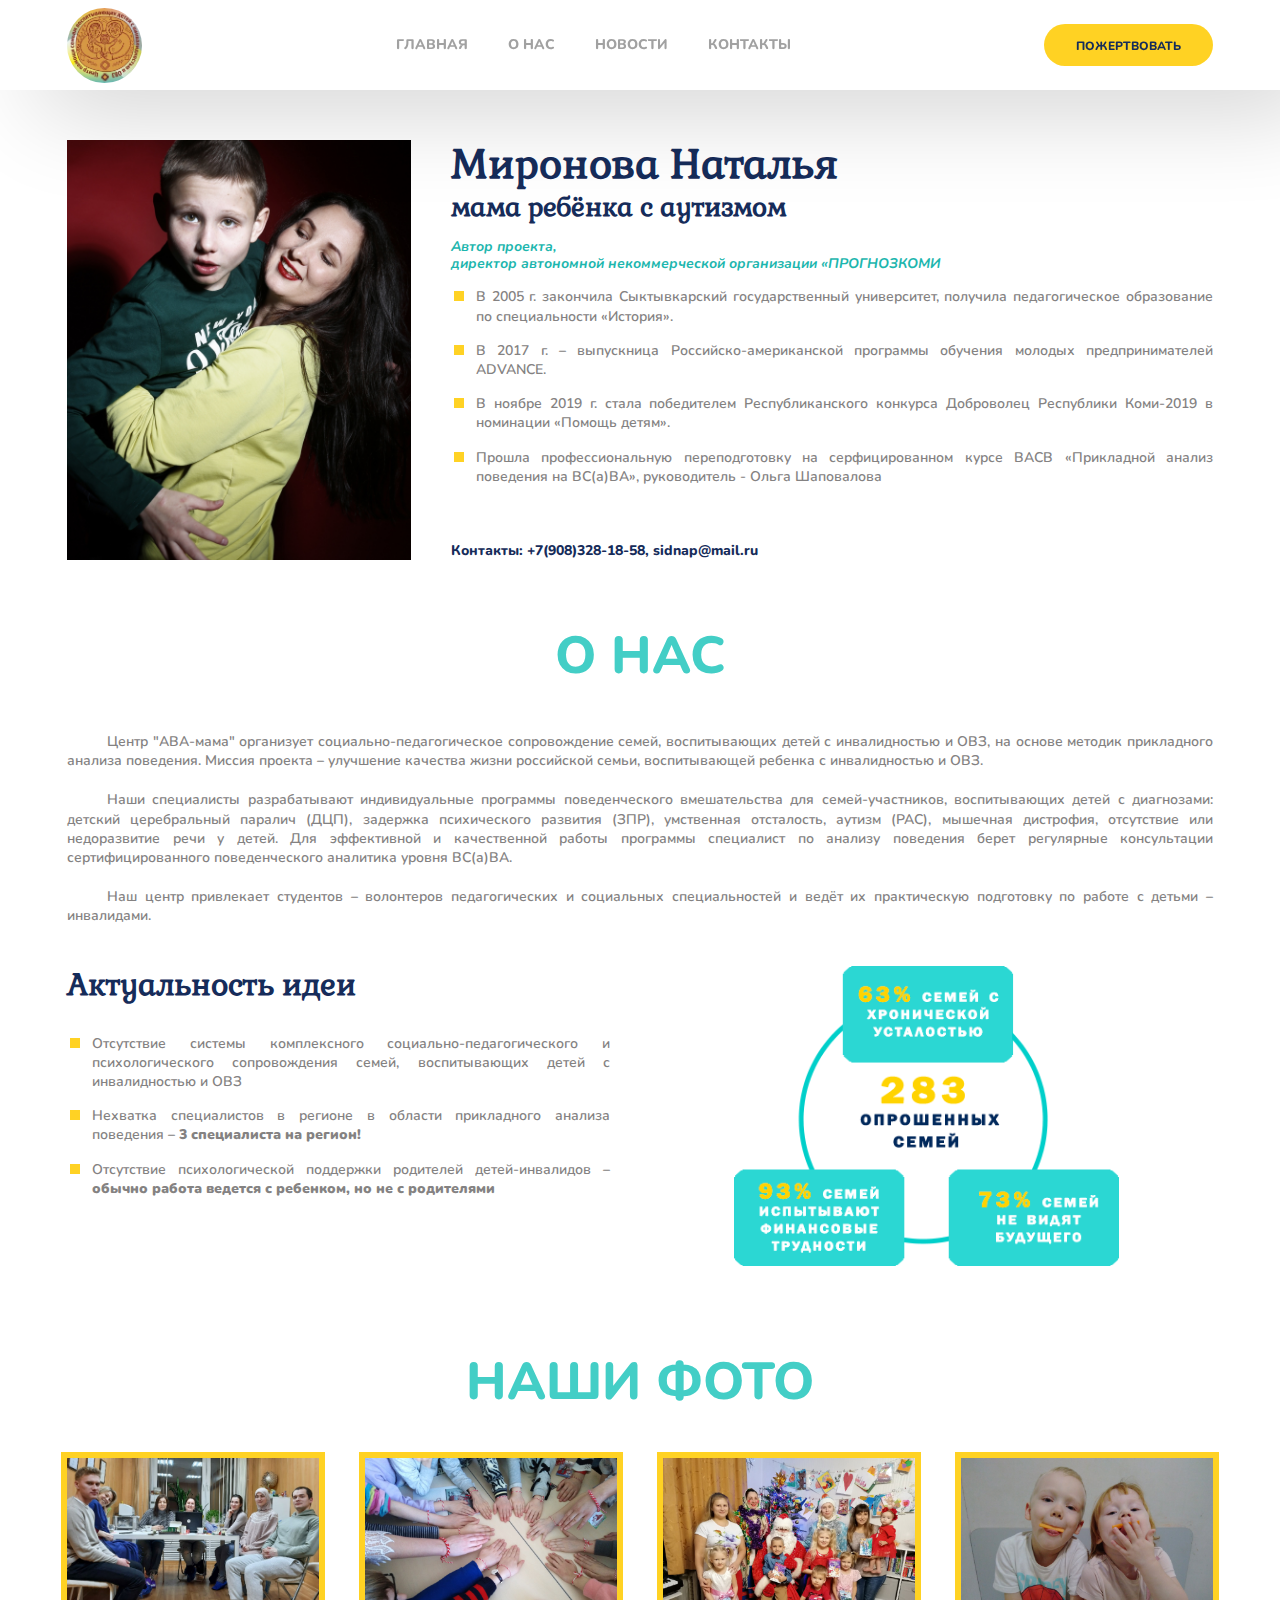
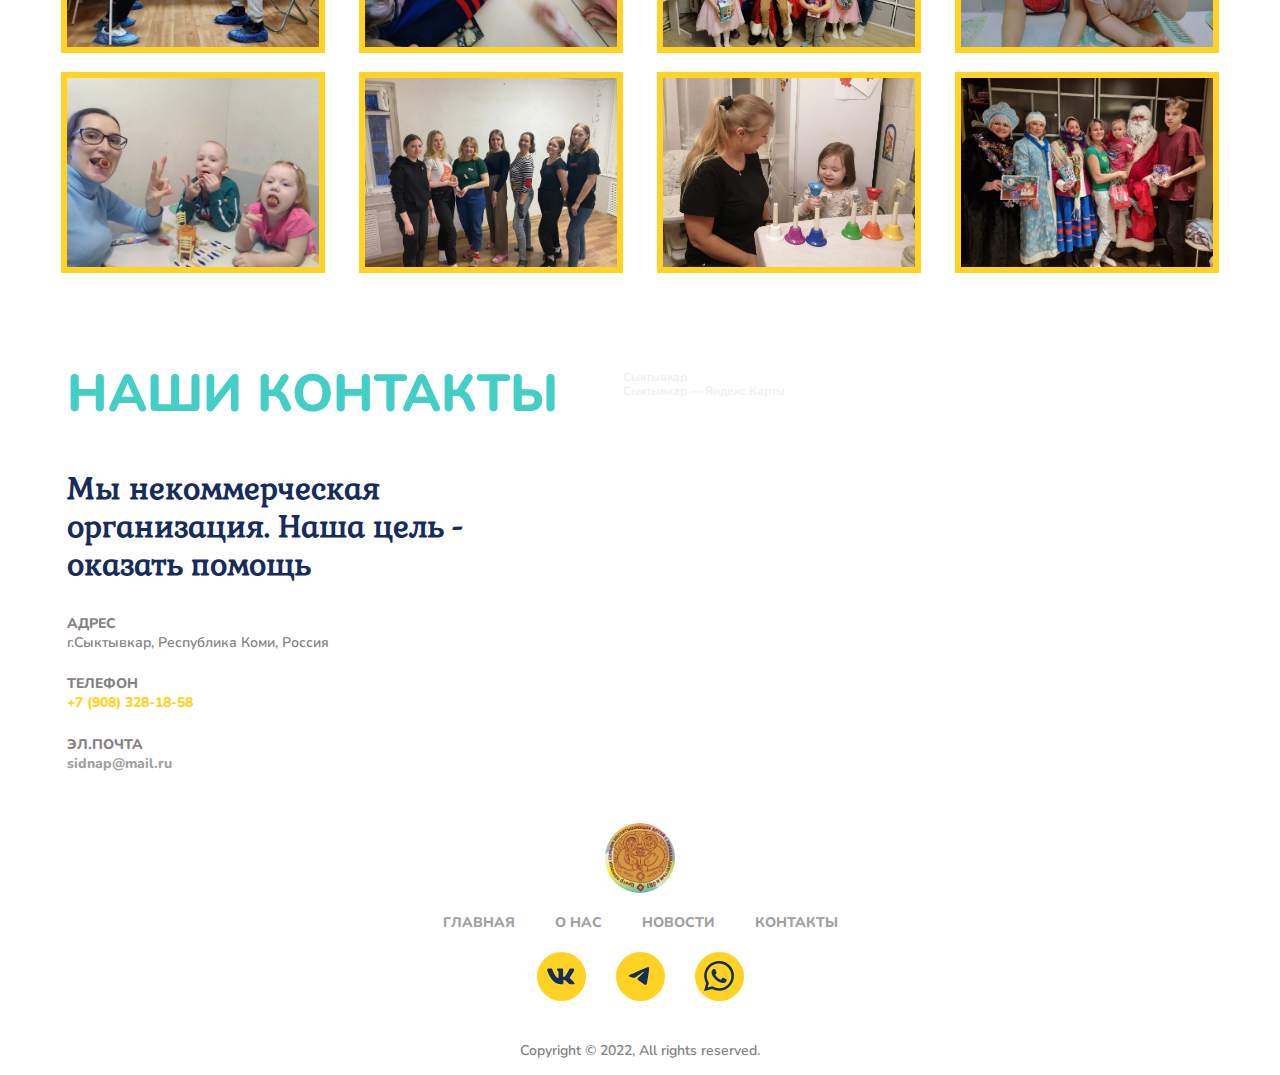
<file: about-us.html>
<!DOCTYPE html>
<html lang="ru">

<head>
    <meta charset="UTF-8" />
    <meta http-equiv="X-UA-Compatible" content="IE=edge" />
    <meta name="viewport" content="width=device-width, initial-scale=1.0" />
    <title>Семейный помощник "АВА-мама" г. Сыктывкар</title>
    <link rel="stylesheet" href="assets/styles/Normalize.css" />
    <link rel="stylesheet" href="assets/styles/style.css" />
    <link rel="stylesheet" href="dist/css/lightbox.css" />
    <link href="https://fonts.googleapis.com/css2?family=Nunito:wght@600;800&display=swap" rel="stylesheet" />
    <link href="https://fonts.googleapis.com/css2?family=Gabriela&display=swap" rel="stylesheet" />
</head>

<body>
    <div class="wrapper">
        <header class="header">
            <div class="header__container">
                <div class="navbar__wrap">
                    <a href="index.html">
                        <img class="header__logo" id="logo" src="assets/img/logo.png" alt="logo" />
                    </a>
                    <nav class="header__menu menu" id="menu">
                        <ul class="menu__list">
                            <li class="menu__item">
                                <a href="index.html" class="menu__link">Главная</a>
                            </li>
                            <li class="menu__item">
                                <a href="about-us.html" class="menu__link">O нас</a>
                            </li>
                            <li class="menu__item">
                                <a href="news.html" class="menu__link">Новости</a>
                            </li>
                            <li class="menu__item">
                                <a href="#contacts__link" class="menu__link">Контакты</a>
                            </li>
                        </ul>
                    </nav>
                    <a class="header__button button" href="donations.html">Пожертвовать</a>
                    <div class="hamb">
                        <div class="hamb__field" id="hamb">
                            <span class="bar"></span>
                            <span class="bar"></span>
                            <span class="bar"></span>
                        </div>
                    </div>
                </div>
            </div>
            <div class="popup" id="popup"></div>
        </header>

        <main class="main">
            <section class="objective">
                <div class="objective__container">
                    <div class="objective-project">
                        <div class="project-image">
                            <img src="assets/img/author/nm.jpg" alt="people">
                        </div>
                        <div class="project-content">
                            <div>
                                <h2 class="title-small subtitle">Миронова Наталья </h2>
                                <h3 class="subtitle-small subtitle">мама ребёнка с аутизмом</h3>
                            </div>
                            <p class="subtitle-blue">Автор проекта, <br>
                                директор автономной некоммерческой организации «ПРОГНОЗКОМИ</p>
                            <ul>
                                <li> В 2005 г. закончила Сыктывкарский государственный университет, получила
                                    педагогическое образование
                                    по специальности «История».</li>
                                <li> В 2017 г. – выпускница Российско-американской программы обучения
                                    молодых предпринимателей ADVANCE. </li>
                                <li> В ноябре 2019 г. стала победителем Республиканского конкурса Доброволец Республики
                                    Коми-2019 в
                                    номинации «Помощь детям».</li>
                                <li> Прошла профессиональную переподготовку на серфицированном курсе
                                    BACB «Прикладной анализ поведения на ВС(а)ВА», руководитель - Ольга
                                    Шаповалова</li>
                            </ul>
                            <p class="subtitle-contact">Контакты: +7(908)328-18-58, sidnap@mail.ru</p>
                        </div>
                    </div>
                </div>
            </section>

            <section class="about-us">
                <div class="about-us__container">
                    <h2 class="about-us__title title">О нас</h2>
                    <div class="about-us__content">
                        <p>Центр "АВА-мама" организует социально-педагогическое сопровождение семей,
                            воспитывающих детей с инвалидностью и ОВЗ, на основе методик прикладного анализа поведения.
                            Миссия проекта – улучшение качества жизни
                            российской семьи, воспитывающей ребенка с инвалидностью и ОВЗ.
                        </p>
                        <p>Наши специалисты разрабатывают индивидуальные программы поведенческого вмешательства для
                            семей-участников, воспитывающих детей с диагнозами: детский церебральный паралич (ДЦП),
                            задержка психического развития (ЗПР), умственная отсталость, аутизм (РАС), мышечная
                            дистрофия, отсутствие или недоразвитие речи у детей. Для эффективной и качественной работы
                            программы специалист по анализу поведения берет регулярные консультации сертифицированного
                            поведенческого аналитика уровня BC(a)BA. </p>
                        <p>Наш центр привлекает студентов – волонтеров педагогических и социальных специальностей и
                            ведёт
                            их практическую подготовку по работе с детьми – инвалидами.
                        </p>
                    </div>
                    <div class="relevance">
                        <div class="relevance__container">
                            <div class="relevance__body">
                                <h2 class="relevance__subtitle subtitle"> Актуальность идеи</h2>
                                <ul class="relevance__list">
                                    <li> Отсутствие системы комплексного социально-педагогического и
                                        психологического сопровождения семей, воспитывающих детей с инвалидностью и ОВЗ
                                    </li>
                                    <li> Нехватка специалистов в регионе в области прикладного анализа поведения – <b>3
                                            специалиста на регион! </b> </li>
                                    <li> Отсутствие психологической поддержки родителей детей-инвалидов –
                                        <b>обычно работа ведется с ребенком, но не с родителями </b>
                                    </li>
                                </ul>
                            </div>
                            <div class="relevance__image">
                                <img src="assets/img/about_us/img-statistics.png" alt="statistics">
                            </div>
                            <h2 class="relevance__mobile-subtitle subtitle"> Актуальность идеи</h2>
                        </div>
                    </div>
                </div>
            </section>

            <section class="about__container">
                <h2 class="title">Наши фото</h2>
                <div class="about-body">
                    <a href="assets/img/photo_album/photo_1.jpg" class="about-item" data-lightbox="about-us">
                        <img src="assets/img/photo_album/photo_1.jpg" alt="people" />
                    </a>
                    <a href="assets/img/photo_album/photo_2.jpg" class="about-item" data-lightbox="about-us">
                        <img src="assets/img/photo_album/photo_2.jpg" alt="people" />
                    </a>
                    <a href="assets/img/photo_album/photo_3.jpg" class="about-item" data-lightbox="about-us">
                        <img src="assets/img/photo_album/photo_3.jpg" alt="people" />
                    </a>
                    <a href="assets/img/photo_album/photo_4.jpg" class="about-item" data-lightbox="about-us">
                        <img src="assets/img/photo_album/photo_4.jpg" alt="people" />
                    </a>
                    <a href="assets/img/photo_album/photo_5.jpg" class="about-item" data-lightbox="about-us">
                        <img src="assets/img/photo_album/photo_5.jpg" alt="people" />
                    </a>
                    <a href="assets/img/photo_album/photo_6.jpg" class="about-item" data-lightbox="about-us">
                        <img src="assets/img/photo_album/photo_6.jpg" alt="people" />
                    </a>
                    <a href="assets/img/photo_album/photo_7.jpg" class="about-item" data-lightbox="about-us">
                        <img src="assets/img/photo_album/photo_7.jpg" alt="people" />
                    </a>
                    <a href="assets/img/photo_album/photo_8.jpg" class="about-item" data-lightbox="about-us">
                        <img src="assets/img/photo_album/photo_8.jpg" alt="people" />
                    </a>
                    <a href="assets/img/photo_album/photo_9.jpg" class="about-item" data-lightbox="about-us">
                        <img src="assets/img/photo_album/photo_9.jpg" alt="people" />
                    </a>
                    <a href="assets/img/photo_album/photo_10.jpg" class="about-item" data-lightbox="about-us">
                        <img src="assets/img/photo_album/photo_10.jpg" alt="people" />
                    </a>
                    <a href="assets/img/photo_album/photo_11.jpg" class="about-item" data-lightbox="about-us">
                        <img src="assets/img/photo_album/photo_11.jpg" alt="people" />
                    </a>
                    <a href="assets/img/photo_album/photo_12.jpg" class="about-item" data-lightbox="about-us">
                        <img src="assets/img/photo_album/photo_12.jpg" alt="people" />
                    </a>
                    <a href="assets/img/photo_album/photo_13.jpg" class="about-item" data-lightbox="about-us">
                        <img src="assets/img/photo_album/photo_13.jpg" alt="people" />
                    </a>
                    <a href="assets/img/photo_album/photo_14.jpg" class="about-item" data-lightbox="about-us">
                        <img src="assets/img/photo_album/photo_14.jpg" alt="people" />
                    </a>
                    <a href="assets/img/photo_album/photo_15.jpg" class="about-item" data-lightbox="about-us">
                        <img src="assets/img/photo_album/photo_15.jpg" alt="people" />
                    </a>
                    <a href="assets/img/photo_album/photo_16.jpg" class="about-item" data-lightbox="about-us">
                        <img src="assets/img/photo_album/photo_16.jpg" alt="people" />
                    </a>
                    <a href="assets/img/photo_album/photo_17.jpg" class="about-item" data-lightbox="about-us">
                        <img src="assets/img/photo_album/photo_17.jpg" alt="people" />
                    </a>
                    <a href="assets/img/photo_album/photo_18.jpg" class="about-item" data-lightbox="about-us">
                        <img src="assets/img/photo_album/photo_18.jpg" alt="people" />
                    </a>
                    <a href="assets/img/photo_album/photo_19.jpg" class="about-item" data-lightbox="about-us">
                        <img src="assets/img/photo_album/photo_19.jpg" alt="people" />
                    </a>
                    <a href="assets/img/photo_album/photo_20.jpg" class="about-item" data-lightbox="about-us">
                        <img src="assets/img/photo_album/photo_20.jpg" alt="people" />
                    </a>
                </div>
            </section>

            <section class="contacts" id="contacts">
                <div class="contacts__container">
                    <div class="contacts__content">
                        <a id="contacts__link"></a>
                        <h2 class="contacts__title title">Наши контакты</h2>
                        <h4 class="contacts__subtitle subtitle">
                            Мы некоммерческая организация. Наша цель - оказать помощь
                        </h4>
                        <div class="contacts__menu">
                            <div class="contacts__menu menu-contacts">
                                <h6 class="menu-contacts__title">Адрес</h6>
                                <address class="menu-contacts__address">
                                    г.Сыктывкар, Республика Коми, Россия
                                </address>
                            </div>
                            <div class="contacts__menu menu-contacts">
                                <h6 class="menu-contacts__title">Телефон</h6>
                                <a href="tel:+79083281858" class="tel">+7 (908) 328-18-58</a>
                            </div>
                            <div class="contacts__menu menu-contacts">
                                <h6 class="menu-contacts__title">Эл.почта</h6>
                                <a href="mailto:sidnap@mail.ru" class="email">sidnap@mail.ru</a>
                            </div>
                        </div>
                    </div>
                    <div class="contacts__maps" style="position: relative; overflow: hidden">
                        <a href="https://yandex.ru/maps/19/syktyvkar/?utm_medium=mapframe&utm_source=maps" style="
                    color: #eee;
                    font-size: 12px;
                    position: absolute;
                    top: 0px;
                    ">Сыктывкар</a><a
                            href="https://yandex.ru/maps/geo/syktyvkar/53149474/?ll=50.781641%2C61.742557&utm_medium=mapframe&utm_source=maps&z=11.03"
                            style="
                    color: #eee;
                    font-size: 12px;
                    position: absolute;
                    top: 14px;
                    ">Сыктывкар — Яндекс Карты</a><iframe src="https://yandex.ru/map-widget/v1/-/CCUFAEqOHC"
                            width="100%" height="100%" frameborder="1" allowfullscreen="true"
                            style="position: relative"></iframe>
                    </div>
                </div>
            </section>
        </main>
        <footer class="footer">
            <div class="footer__container">
                <a href="index.html">
                    <img class="footer__logo" src="assets/img/logo.png" alt="logo" />
                </a>
                <nav class="footer__menu menu-footer">
                    <ul class="menu-footer__list">
                        <li class="menu-footer__item">
                            <a href="index.html" class="menu-footer__link">Главная</a>
                        </li>
                        <li class="menu-footer__item">
                            <a href="about-us.html" class="menu-footer__link">O нас</a>
                        </li>
                        <li class="menu-footer__item">
                            <a href="news.html" class="menu-footer__link">Новости</a>
                        </li>
                        <li class="menu-footer__item">
                            <a href="#contacts__link" class="menu-footer__link">Контакты</a>
                        </li>
                    </ul>
                </nav>
                <div class="footer__social social">
                    <a href="https://vk.com/club190654840" target="_blank" class="social__item">
                        <svg class="icon" viewBox="0 0 24 24" fill="none" xmlns="http://www.w3.org/2000/svg">
                            <path
                                d="M22.5052 7.40271C22.6685 6.9121 22.5052 6 21.7822 6H19.4106C18.8042 6 18.4934 6.8675 18.3301 7.20201C18.3301 7.20201 17.0939 10.0565 15.3679 11.9074C14.8081 12.4426 14.5516 12.621 14.2483 12.621C14.0851 12.621 13.6529 12.4426 13.6529 11.952L13.6967 7.20201C13.6967 6.6222 13.6886 6 13.1754 6L9.39684 6C9.02365 6 8.7904 6.8006 8.7904 7.0682C8.7904 7.62572 9.94262 7.38962 10.0359 8.95065V12.7102C10.0359 13.4461 9.60676 13.5799 9.30354 13.5799C8.48718 13.5799 6.50459 10.7032 5.31504 7.42501C5.0818 6.7783 4.84855 6 4.24211 6H1.81636C1.11662 6 1 6.8452 1 7.17971C1 7.78182 1.81636 10.8147 4.8019 14.8288C6.78449 17.5717 9.60676 18.6399 12.1491 18.6399C13.6886 18.6399 13.8752 18.709 13.8752 18.1515V16.0776C13.8752 15.4086 14.0151 15.2971 14.5049 15.2971C14.8548 15.2971 15.4845 15.4755 16.9073 16.7912C18.5401 18.3522 18.82 18.6399 19.7296 18.6399H21.6865C22.3863 18.6399 23.1583 18.7313 22.9717 18.0846C22.7618 17.4379 21.9688 16.5013 20.9425 15.3863C20.3827 14.7619 19.543 14.0705 19.2864 13.736C18.9366 13.29 19.0299 13.1116 19.2864 12.7102C19.2631 12.7102 22.202 8.74074 22.5052 7.40271Z">
                            </path>
                        </svg>
                    </a>
                    <a href="https://t.me/" target="_blank" class="social__item">
                        <svg class="icon" viewBox="0 0 24 24" fill="none" xmlns="http://www.w3.org/2000/svg">
                            <path
                                d="M11.0394 11.2528C10.582 11.5685 10.1298 11.8843 9.67236 12.1946C9.20966 12.5104 8.72593 12.799 8.25797 13.1039C7.7532 13.4251 7.21163 13.5394 6.63851 13.4469C5.49228 13.2672 4.41439 12.8589 3.37857 12.3253C3.27341 12.2709 3.17351 12.1946 3.09464 12.1021C2.96845 11.9496 2.96845 11.8135 3.09464 11.6611C3.19454 11.5359 3.33125 11.4596 3.4627 11.3834C4.07263 11.035 4.70358 10.7247 5.33454 10.4252C5.8393 10.1802 6.34933 9.95699 6.85935 9.72288C7.30628 9.52144 7.7532 9.31455 8.20013 9.11855C8.91522 8.80278 9.6303 8.49245 10.3506 8.18212C12.07 7.43623 13.7999 6.71213 15.535 5.99347C16.187 5.72669 16.839 5.46536 17.4962 5.20403C17.7907 5.0897 18.0956 5.01892 18.4058 5.00259C18.6582 4.9917 18.9106 5.00803 19.1104 5.19314C19.2734 5.34559 19.347 5.53614 19.3313 5.77025C19.3155 6.00436 19.2997 6.23847 19.2787 6.46713C19.2366 6.96802 19.1735 7.4689 19.0999 7.96979C18.9685 8.89533 18.837 9.82088 18.7003 10.7519C18.6372 11.1874 18.5688 11.6175 18.5005 12.0531C18.4952 12.0912 18.4952 12.1348 18.49 12.1729C18.4164 12.6084 18.348 13.0385 18.2744 13.4741C18.0693 14.7154 17.8695 15.9513 17.6645 17.1926C17.6224 17.4485 17.5856 17.7044 17.533 17.9548C17.3543 18.8749 16.3027 19.2996 15.5508 18.766C14.2521 17.8459 12.9428 16.9367 11.6388 16.0221C11.2445 15.7444 10.8607 15.4504 10.4611 15.1836C10.114 14.9495 10.0299 14.5357 10.1298 14.1927C10.2402 13.8225 10.4611 13.534 10.7292 13.2781C11.2287 12.799 11.7177 12.3199 12.2172 11.8353L12.2488 11.819C13.1952 10.9261 14.1522 10.0495 15.0197 9.08044C15.0828 9.00967 15.1196 8.93344 15.1406 8.84633C15.1617 8.76467 15.1985 8.67211 15.1249 8.60134C15.0565 8.536 14.9671 8.56867 14.8883 8.59589C14.6885 8.66122 14.5044 8.77556 14.3257 8.88989C13.6106 9.35811 12.9323 9.88077 12.2383 10.3817C11.8386 10.6593 11.439 10.9588 11.0394 11.2528Z">
                            </path>
                        </svg>
                    </a>
                    <a href="#" target="_blank" class="social__item">
                        <svg class="icon" viewBox="0 0 24 24" fill="none" xmlns="http://www.w3.org/2000/svg">
                            <path
                                d="M17.472 14.382c-.297-.149-1.758-.867-2.03-.967-.273-.099-.471-.148-.67.15-.197.297-.767.966-.94 1.164-.173.199-.347.223-.644.075-.297-.15-1.255-.463-2.39-1.475-.883-.788-1.48-1.761-1.653-2.059-.173-.297-.018-.458.13-.606.134-.133.298-.347.446-.52.149-.174.198-.298.298-.497.099-.198.05-.371-.025-.52-.075-.149-.669-1.612-.916-2.207-.242-.579-.487-.5-.669-.51-.173-.008-.371-.01-.57-.01-.198 0-.52.074-.792.372-.272.297-1.04 1.016-1.04 2.479 0 1.462 1.065 2.875 1.213 3.074.149.198 2.096 3.2 5.077 4.487.709.306 1.262.489 1.694.625.712.227 1.36.195 1.871.118.571-.085 1.758-.719 2.006-1.413.248-.694.248-1.289.173-1.413-.074-.124-.272-.198-.57-.347m-5.421 7.403h-.004a9.87 9.87 0 01-5.031-1.378l-.361-.214-3.741.982.998-3.648-.235-.374a9.86 9.86 0 01-1.51-5.26c.001-5.45 4.436-9.884 9.888-9.884 2.64 0 5.122 1.03 6.988 2.898a9.825 9.825 0 012.893 6.994c-.003 5.45-4.437 9.884-9.885 9.884m8.413-18.297A11.815 11.815 0 0012.05 0C5.495 0 .16 5.335.157 11.892c0 2.096.547 4.142 1.588 5.945L.057 24l6.305-1.654a11.882 11.882 0 005.683 1.448h.005c6.554 0 11.89-5.335 11.893-11.893a11.821 11.821 0 00-3.48-8.413Z" />
                        </svg>
                    </a>
                </div>
                <span class="footer__copyright">Copyright &copy; 2022, All rights reserved.
                </span>
            </div>
        </footer>
    </div>
    <script src="https://ajax.googleapis.com/ajax/libs/jquery/3.4.0/jquery.min.js"></script>
    <script src="dist/js/lightbox-plus-jquery.js"></script>
    <script src="assets/js/slick.min.js"></script>
    <script src="assets/js/script.js"></script>
</body>

</html>
</file>
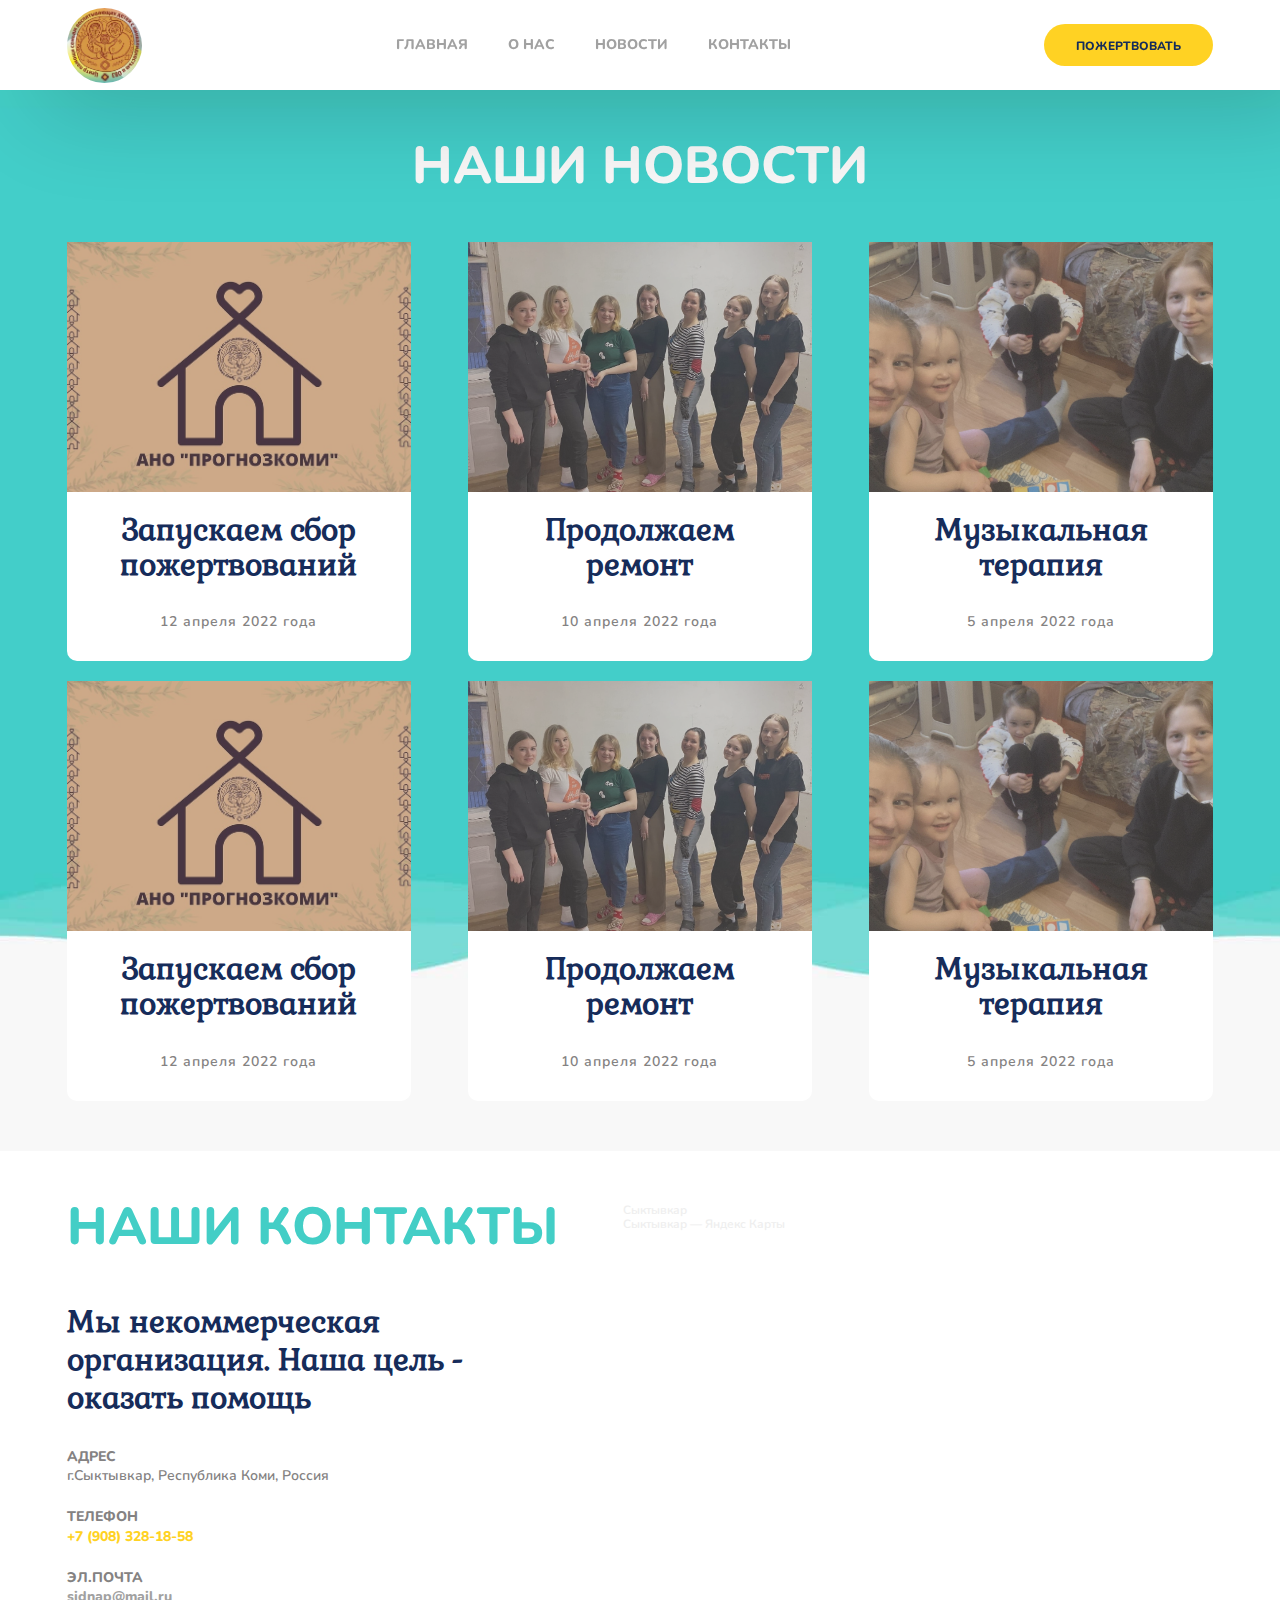
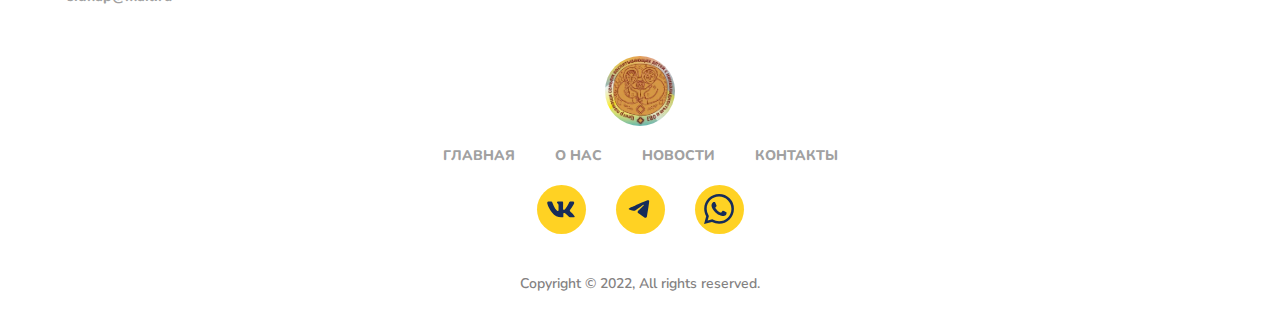
<file: news.html>
<!DOCTYPE html>
<html lang="ru">

<head>
    <meta charset="UTF-8">
    <meta http-equiv="X-UA-Compatible" content="IE=edge">
    <meta name="viewport" content="width=device-width, initial-scale=1.0">
    <title>Семейный помощник "АВА-мама" г. Сыктывкар</title>
    <link rel="stylesheet" href="assets/styles/Normalize.css">
    <link rel="stylesheet" href="assets/styles/news.css">
    <link rel="stylesheet" href="dist/css/lightbox.css" />
    <link href="https://fonts.googleapis.com/css2?family=Nunito:wght@600;800&display=swap" rel="stylesheet">
    <link href="https://fonts.googleapis.com/css2?family=Gabriela&display=swap" rel="stylesheet">
</head>

<body>
    <div Class="wrapper">
        <header class="header">
            <div class="header__container">
                <div class="navbar__wrap">
                    <a href="index.html">
                        <img class="header__logo" id="logo" src="assets/img/logo.png" alt="logo">
                    </a>
                    <nav class="header__menu menu" id="menu">
                        <ul class="menu__list">
                            <li class="menu__item">
                                <a href="index.html" class="menu__link">Главная</a>
                            </li>
                            <li class="menu__item">
                                <a href="about-us.html" class="menu__link">O нас</a>
                            </li>
                            <li class="menu__item">
                                <a href="news.html" class="menu__link">Новости</a>
                            </li>
                            <li class="menu__item">
                                <a href="#contacts__link" class="menu__link">Контакты</a>
                            </li>
                        </ul>
                    </nav>
                    <a class="header__button button" href="donations.html">Пожертвовать</a>
                    <div class="hamb">
                        <div class="hamb__field" id="hamb">
                            <span class="bar"></span>
                            <span class="bar"></span>
                            <span class="bar"></span>
                        </div>
                    </div>
                </div>
            </div>
            <div class="popup" id="popup"></div>
        </header>

        <main class="main">
            <section class="news page-news">
                <div class="news__container">
                    <a id="news__link"></a>
                    <h2 class="news__title title">Наши новости</h2>
                    <div class="news__items">
                        <div class="news__item item-news">
                            <a href="news_1.html" class="item-news__image">
                                <img src="assets/img/news/img-news-1.jpg" alt="img-news-1" />
                            </a>
                            <a class="item-news__title subtitle" href="news_1.html">
                                <h4>Запускаем сбор пожертвований</h4>
                            </a>
                            <p class="item-news__data">
                                12 апреля 2022 года
                            </p>
                        </div>
                        <div class="news__item item-news">
                            <a href="news_1.html" class="item-news__image">
                                <img src="assets/img/news/img-news-2.jpg" alt="img-news-2" />
                            </a>
                            <a class="item-news__title subtitle" href="news_1.html">
                                <h4>Продолжаем ремонт</h4>
                            </a>
                            <p class="item-news__data">
                                10 апреля 2022 года
                            </p>
                        </div>
                        <div class="news__item item-news">
                            <a href="news_1.html" class="item-news__image">
                                <img src="assets/img/news/img-news-3.jpg" alt="img-news-3" />
                            </a>
                            <a class="item-news__title subtitle" href="news_1.html">
                                <h4>Музыкальная терапия</h4>
                            </a>
                            <p class="item-news__data">
                                5 апреля 2022 года
                            </p>
                        </div>
                        <div class="news__item item-news">
                            <a href="news_1.html" class="item-news__image">
                                <img src="assets/img/news/img-news-1.jpg" alt="img-news-1" />
                            </a>
                            <a class="item-news__title subtitle" href="news_1.html">
                                <h4>Запускаем сбор пожертвований</h4>
                            </a>
                            <p class="item-news__data">
                                12 апреля 2022 года
                            </p>
                        </div>
                        <div class="news__item item-news">
                            <a href="news_1.html" class="item-news__image">
                                <img src="assets/img/news/img-news-2.jpg" alt="img-news-2" />
                            </a>
                            <a class="item-news__title subtitle" href="news_1.html">
                                <h4>Продолжаем ремонт</h4>
                            </a>
                            <p class="item-news__data">
                                10 апреля 2022 года
                            </p>
                        </div>
                        <div class="news__item item-news">
                            <a href="news_1.html" class="item-news__image">
                                <img src="assets/img/news/img-news-3.jpg" alt="img-news-3" />
                            </a>
                            <a class="item-news__title subtitle" href="news_1.html">
                                <h4>Музыкальная терапия</h4>
                            </a>
                            <p class="item-news__data">
                                5 апреля 2022 года
                            </p>
                        </div>
                    </div>
                </div>
            </section>

            <section class="contacts" id="contacts">
                <div class="contacts__container">
                    <div class="contacts__content">
                        <a id="contacts__link"></a>
                        <h2 class="contacts__title title">Наши контакты</h2>
                        <h4 class="contacts__subtitle subtitle">
                            Мы некоммерческая организация. Наша цель - оказать помощь
                        </h4>
                        <div class="contacts__menu">
                            <div class="contacts__menu menu-contacts">
                                <h6 class="menu-contacts__title">Адрес</h6>
                                <address class="menu-contacts__address">
                                    г.Сыктывкар, Республика Коми, Россия
                                </address>
                            </div>
                            <div class="contacts__menu menu-contacts">
                                <h6 class="menu-contacts__title">Телефон</h6>
                                <a href="tel:+79083281858" class="tel">+7 (908) 328-18-58</a>
                            </div>
                            <div class="contacts__menu menu-contacts">
                                <h6 class="menu-contacts__title">Эл.почта</h6>
                                <a href="sidnap@mail.ru" class="email">sidnap@mail.ru</a>
                            </div>
                        </div>
                    </div>
                    <div class="contacts__maps" style="position: relative; overflow: hidden">
                        <a href="https://yandex.ru/maps/19/syktyvkar/?utm_medium=mapframe&utm_source=maps" style="
                    color: #eee;
                    font-size: 12px;
                    position: absolute;
                    top: 0px;
                ">Сыктывкар</a><a
                            href="https://yandex.ru/maps/geo/syktyvkar/53149474/?ll=50.781641%2C61.742557&utm_medium=mapframe&utm_source=maps&z=11.03"
                            style="
                    color: #eee;
                    font-size: 12px;
                    position: absolute;
                    top: 14px;
                ">Сыктывкар — Яндекс Карты</a><iframe src="https://yandex.ru/map-widget/v1/-/CCUFAEqOHC" width="100%"
                            height="100%" frameborder="1" allowfullscreen="true" style="position: relative"></iframe>
                    </div>
                </div>
            </section>
        </main>

        <footer class="footer">
            <div class="footer__container">
                <a href="index.html">
                    <img class="footer__logo" src="assets/img/logo.png" alt="logo" />
                </a>
                <nav class="footer__menu menu-footer">
                    <ul class="menu-footer__list">
                        <li class="menu-footer__item">
                            <a href="index.html" class="menu-footer__link">Главная</a>
                        </li>
                        <li class="menu-footer__item">
                            <a href="about-us.html" class="menu-footer__link">O нас</a>
                        </li>
                        <li class="menu-footer__item">
                            <a href="news.html" class="menu-footer__link">Новости</a>
                        </li>
                        <li class="menu-footer__item">
                            <a href="#contacts__link" class="menu-footer__link">Контакты</a>
                        </li>
                    </ul>
                </nav>
                <div class="footer__social social">
                    <a href="https://vk.com/club190654840" target="_blank" class="social__item">
                        <svg class="icon" viewBox="0 0 24 24" fill="none" xmlns="http://www.w3.org/2000/svg">
                            <path
                                d="M22.5052 7.40271C22.6685 6.9121 22.5052 6 21.7822 6H19.4106C18.8042 6 18.4934 6.8675 18.3301 7.20201C18.3301 7.20201 17.0939 10.0565 15.3679 11.9074C14.8081 12.4426 14.5516 12.621 14.2483 12.621C14.0851 12.621 13.6529 12.4426 13.6529 11.952L13.6967 7.20201C13.6967 6.6222 13.6886 6 13.1754 6L9.39684 6C9.02365 6 8.7904 6.8006 8.7904 7.0682C8.7904 7.62572 9.94262 7.38962 10.0359 8.95065V12.7102C10.0359 13.4461 9.60676 13.5799 9.30354 13.5799C8.48718 13.5799 6.50459 10.7032 5.31504 7.42501C5.0818 6.7783 4.84855 6 4.24211 6H1.81636C1.11662 6 1 6.8452 1 7.17971C1 7.78182 1.81636 10.8147 4.8019 14.8288C6.78449 17.5717 9.60676 18.6399 12.1491 18.6399C13.6886 18.6399 13.8752 18.709 13.8752 18.1515V16.0776C13.8752 15.4086 14.0151 15.2971 14.5049 15.2971C14.8548 15.2971 15.4845 15.4755 16.9073 16.7912C18.5401 18.3522 18.82 18.6399 19.7296 18.6399H21.6865C22.3863 18.6399 23.1583 18.7313 22.9717 18.0846C22.7618 17.4379 21.9688 16.5013 20.9425 15.3863C20.3827 14.7619 19.543 14.0705 19.2864 13.736C18.9366 13.29 19.0299 13.1116 19.2864 12.7102C19.2631 12.7102 22.202 8.74074 22.5052 7.40271Z">
                            </path>
                        </svg>
                    </a>
                    <a href="https://t.me/" target="_blank" class="social__item">
                        <svg class="icon" viewBox="0 0 24 24" fill="none" xmlns="http://www.w3.org/2000/svg">
                            <path
                                d="M11.0394 11.2528C10.582 11.5685 10.1298 11.8843 9.67236 12.1946C9.20966 12.5104 8.72593 12.799 8.25797 13.1039C7.7532 13.4251 7.21163 13.5394 6.63851 13.4469C5.49228 13.2672 4.41439 12.8589 3.37857 12.3253C3.27341 12.2709 3.17351 12.1946 3.09464 12.1021C2.96845 11.9496 2.96845 11.8135 3.09464 11.6611C3.19454 11.5359 3.33125 11.4596 3.4627 11.3834C4.07263 11.035 4.70358 10.7247 5.33454 10.4252C5.8393 10.1802 6.34933 9.95699 6.85935 9.72288C7.30628 9.52144 7.7532 9.31455 8.20013 9.11855C8.91522 8.80278 9.6303 8.49245 10.3506 8.18212C12.07 7.43623 13.7999 6.71213 15.535 5.99347C16.187 5.72669 16.839 5.46536 17.4962 5.20403C17.7907 5.0897 18.0956 5.01892 18.4058 5.00259C18.6582 4.9917 18.9106 5.00803 19.1104 5.19314C19.2734 5.34559 19.347 5.53614 19.3313 5.77025C19.3155 6.00436 19.2997 6.23847 19.2787 6.46713C19.2366 6.96802 19.1735 7.4689 19.0999 7.96979C18.9685 8.89533 18.837 9.82088 18.7003 10.7519C18.6372 11.1874 18.5688 11.6175 18.5005 12.0531C18.4952 12.0912 18.4952 12.1348 18.49 12.1729C18.4164 12.6084 18.348 13.0385 18.2744 13.4741C18.0693 14.7154 17.8695 15.9513 17.6645 17.1926C17.6224 17.4485 17.5856 17.7044 17.533 17.9548C17.3543 18.8749 16.3027 19.2996 15.5508 18.766C14.2521 17.8459 12.9428 16.9367 11.6388 16.0221C11.2445 15.7444 10.8607 15.4504 10.4611 15.1836C10.114 14.9495 10.0299 14.5357 10.1298 14.1927C10.2402 13.8225 10.4611 13.534 10.7292 13.2781C11.2287 12.799 11.7177 12.3199 12.2172 11.8353L12.2488 11.819C13.1952 10.9261 14.1522 10.0495 15.0197 9.08044C15.0828 9.00967 15.1196 8.93344 15.1406 8.84633C15.1617 8.76467 15.1985 8.67211 15.1249 8.60134C15.0565 8.536 14.9671 8.56867 14.8883 8.59589C14.6885 8.66122 14.5044 8.77556 14.3257 8.88989C13.6106 9.35811 12.9323 9.88077 12.2383 10.3817C11.8386 10.6593 11.439 10.9588 11.0394 11.2528Z">
                            </path>
                        </svg>
                    </a>
                    <a href="#" target="_blank" class="social__item">
                        <svg class="icon" viewBox="0 0 24 24" fill="none" xmlns="http://www.w3.org/2000/svg">
                            <path
                                d="M17.472 14.382c-.297-.149-1.758-.867-2.03-.967-.273-.099-.471-.148-.67.15-.197.297-.767.966-.94 1.164-.173.199-.347.223-.644.075-.297-.15-1.255-.463-2.39-1.475-.883-.788-1.48-1.761-1.653-2.059-.173-.297-.018-.458.13-.606.134-.133.298-.347.446-.52.149-.174.198-.298.298-.497.099-.198.05-.371-.025-.52-.075-.149-.669-1.612-.916-2.207-.242-.579-.487-.5-.669-.51-.173-.008-.371-.01-.57-.01-.198 0-.52.074-.792.372-.272.297-1.04 1.016-1.04 2.479 0 1.462 1.065 2.875 1.213 3.074.149.198 2.096 3.2 5.077 4.487.709.306 1.262.489 1.694.625.712.227 1.36.195 1.871.118.571-.085 1.758-.719 2.006-1.413.248-.694.248-1.289.173-1.413-.074-.124-.272-.198-.57-.347m-5.421 7.403h-.004a9.87 9.87 0 01-5.031-1.378l-.361-.214-3.741.982.998-3.648-.235-.374a9.86 9.86 0 01-1.51-5.26c.001-5.45 4.436-9.884 9.888-9.884 2.64 0 5.122 1.03 6.988 2.898a9.825 9.825 0 012.893 6.994c-.003 5.45-4.437 9.884-9.885 9.884m8.413-18.297A11.815 11.815 0 0012.05 0C5.495 0 .16 5.335.157 11.892c0 2.096.547 4.142 1.588 5.945L.057 24l6.305-1.654a11.882 11.882 0 005.683 1.448h.005c6.554 0 11.89-5.335 11.893-11.893a11.821 11.821 0 00-3.48-8.413Z" />
                        </svg>
                    </a>
                </div>
                <span class="footer__copyright">Copyright &copy; 2022, All rights reserved.
                </span>
            </div>
        </footer>
    </div>
    <script src="https://ajax.googleapis.com/ajax/libs/jquery/3.4.0/jquery.min.js"></script>
    <script src="dist/js/lightbox-plus-jquery.js"></script>
    <script src="assets/js/slick.min.js"></script>
    <script src="assets/js/script.js"></script>
</body>

</html>
</file>
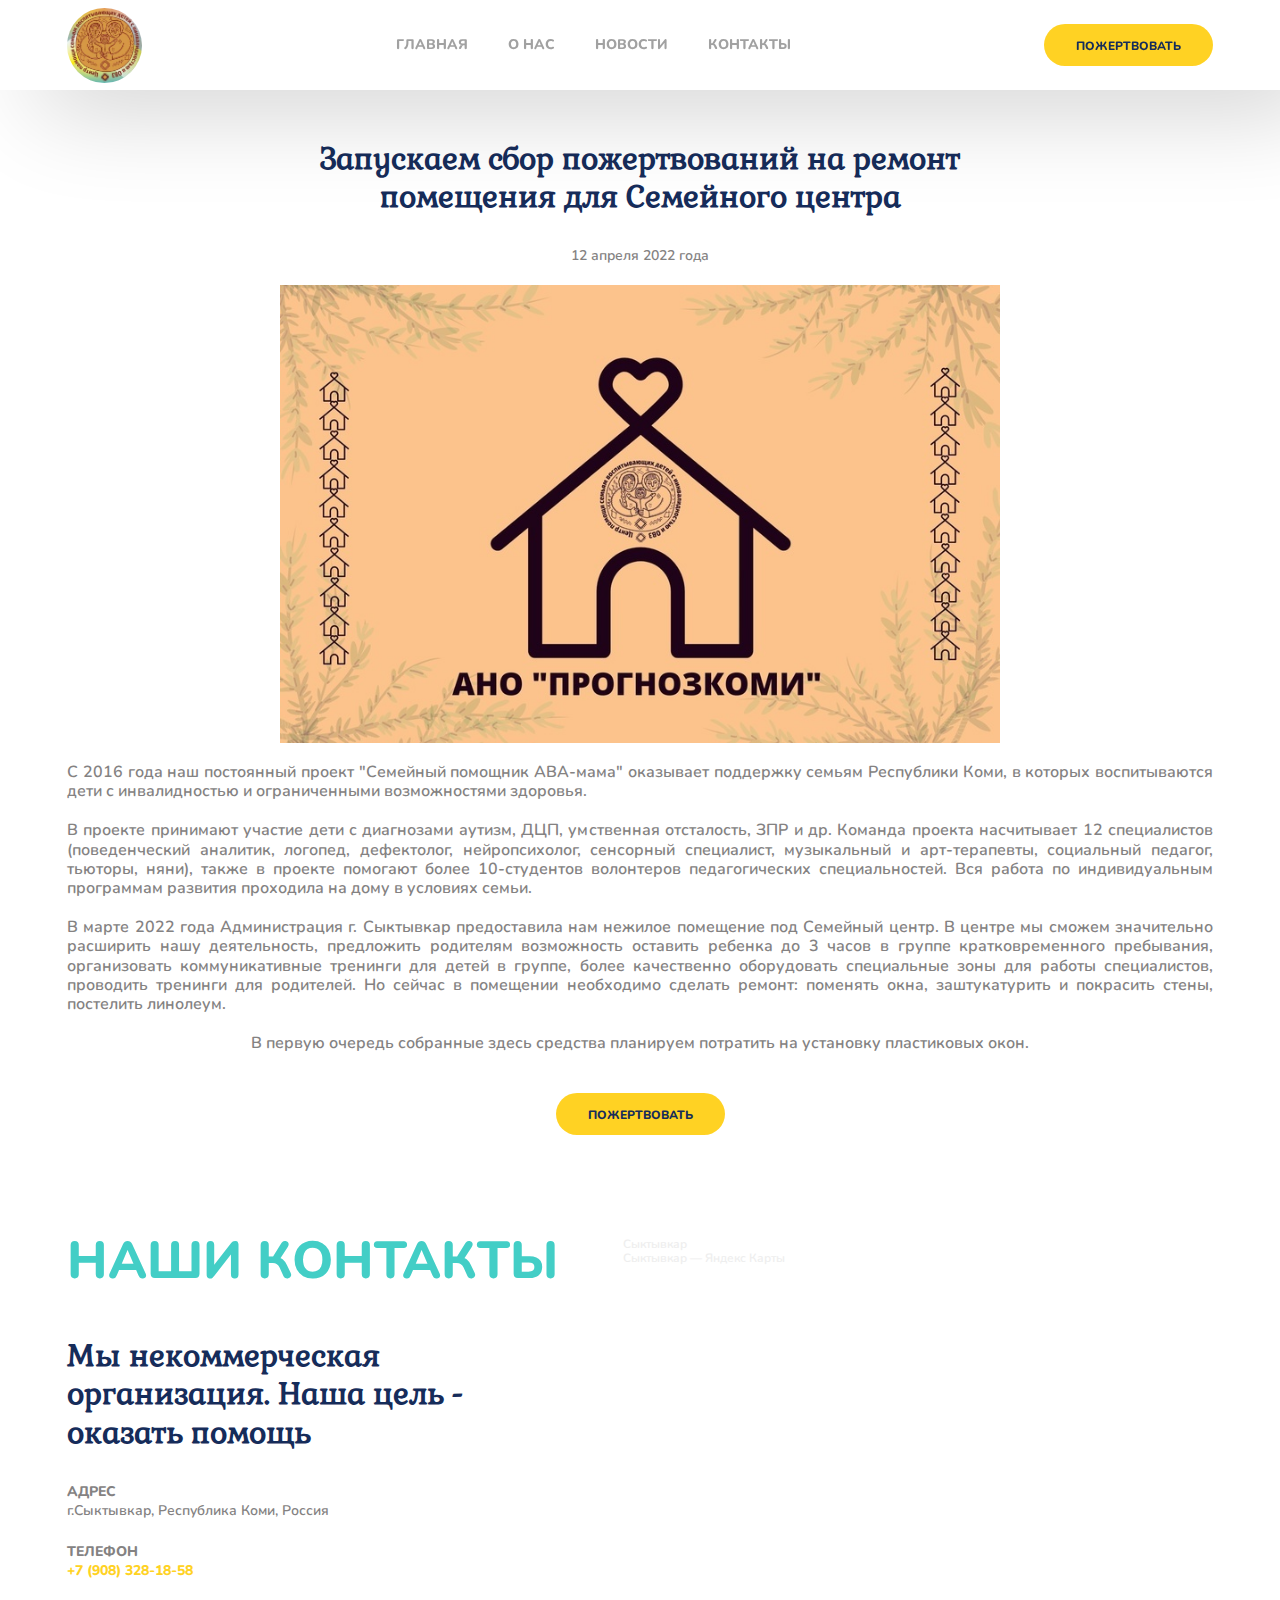
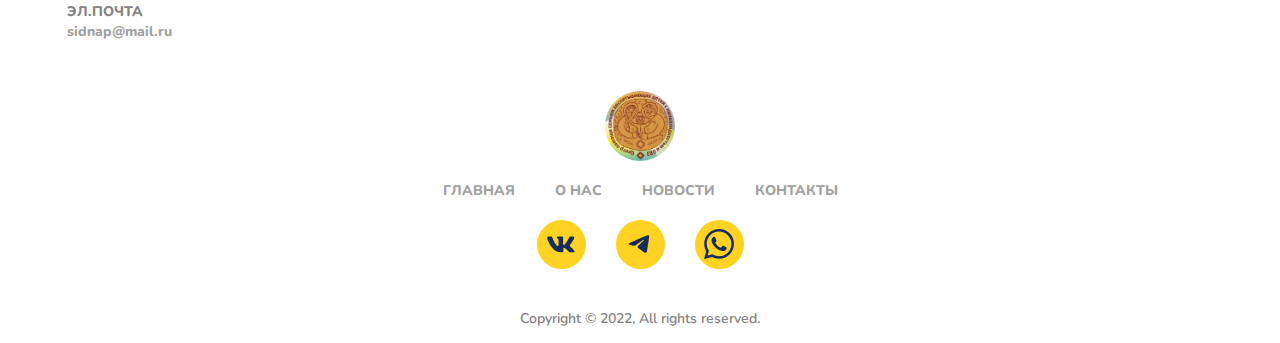
<file: news_1.html>
<!DOCTYPE html>
<html lang="ru">

<head>
    <meta charset="UTF-8">
    <meta http-equiv="X-UA-Compatible" content="IE=edge">
    <meta name="viewport" content="width=device-width, initial-scale=1.0">
    <title>Семейный помощник "АВА-мама" г. Сыктывкар</title>
    <link rel="stylesheet" href="assets/styles/Normalize.css">
    <link rel="stylesheet" href="assets/styles/news.css">
    <link rel="stylesheet" href="dist/css/lightbox.css" />
    <link href="https://fonts.googleapis.com/css2?family=Nunito:wght@600;800&display=swap" rel="stylesheet">
    <link href="https://fonts.googleapis.com/css2?family=Gabriela&display=swap" rel="stylesheet">
</head>

<body>
    <div Class="wrapper">
        <header class="header">
            <div class="header__container">
                <div class="navbar__wrap">
                    <a href="index.html">
                        <img class="header__logo" id="logo" src="assets/img/logo.png" alt="logo">
                    </a>
                    <nav class="header__menu menu" id="menu">
                        <ul class="menu__list">
                            <li class="menu__item">
                                <a href="index.html" class="menu__link">Главная</a>
                            </li>
                            <li class="menu__item">
                                <a href="about-us.html" class="menu__link">O нас</a>
                            </li>
                            <li class="menu__item">
                                <a href="news.html" class="menu__link">Новости</a>
                            </li>
                            <li class="menu__item">
                                <a href="#contacts__link" class="menu__link">Контакты</a>
                            </li>
                        </ul>
                    </nav>
                    <a class="header__button button" href="donations.html">Пожертвовать</a>
                    <div class="hamb">
                        <div class="hamb__field" id="hamb">
                            <span class="bar"></span>
                            <span class="bar"></span>
                            <span class="bar"></span>
                        </div>
                    </div>
                </div>
            </div>
            <div class="popup" id="popup"></div>
        </header>

        <main class="main">
            <article class="page-news">
                <div class="page-news__container">
                    <div class="page-news__items">
                        <div class="page-news__item item-news-page">

                            <h4 class="item-news-page__title subtitle">Запускаем сбор пожертвований на ремонт помещения
                                для
                                Семейного центра
                            </h4>
                            <p class="item-news-page__data">
                                12 апреля 2022 года
                            </p>

                            <div class="item-news-page__image">
                                <img src="assets/img/news/img-news-1.jpg" alt="img-news-1" />
                            </div>

                            <p class="item-news-page__text">
                                С 2016 года наш постоянный проект "Семейный помощник ABA-мама" оказывает поддержку
                                семьям Республики Коми, в которых воспитываются дети с инвалидностью и ограниченными
                                возможностями здоровья.
                            </p>
                            <p class="item-news-page__text">
                                В проекте принимают участие дети с диагнозами аутизм, ДЦП, умственная отсталость, ЗПР и
                                др. Команда проекта насчитывает 12 специалистов (поведенческий аналитик, логопед,
                                дефектолог, нейропсихолог, сенсорный специалист, музыкальный и арт-терапевты, социальный
                                педагог, тьюторы, няни), также в проекте помогают более 10-студентов волонтеров
                                педагогических специальностей. Вся работа по индивидуальным программам развития
                                проходила на дому в условиях семьи.
                            </p>
                            <p class="item-news-page__text">
                                В марте 2022 года Администрация г. Сыктывкар предоставила нам нежилое помещение под
                                Семейный центр. В центре мы сможем значительно расширить нашу деятельность, предложить
                                родителям возможность оставить ребенка до 3 часов в группе кратковременного пребывания,
                                организовать коммуникативные тренинги для детей в группе, более качественно оборудовать
                                специальные зоны для работы специалистов, проводить тренинги для родителей. Но сейчас в
                                помещении необходимо сделать ремонт: поменять окна, заштукатурить и покрасить стены,
                                постелить линолеум.
                            </p>
                            <p class="item-news-page__text">
                                В первую очередь собранные здесь средства планируем потратить на установку
                                пластиковых
                                окон.
                            </p>
                            <a class="item-news-page__button button" href="donations.html">Пожертвовать</a>
                        </div>
                    </div>
                </div>
            </article>

            <section class="contacts" id="contacts">
                <div class="contacts__container">
                    <div class="contacts__content">
                        <a id="contacts__link"></a>
                        <h2 class="contacts__title title">Наши контакты</h2>
                        <h4 class="contacts__subtitle subtitle">
                            Мы некоммерческая организация. Наша цель - оказать помощь
                        </h4>
                        <div class="contacts__menu">
                            <div class="contacts__menu menu-contacts">
                                <h6 class="menu-contacts__title">Адрес</h6>
                                <address class="menu-contacts__address">
                                    г.Сыктывкар, Республика Коми, Россия
                                </address>
                            </div>

                            <div class="contacts__menu menu-contacts">
                                <h6 class="menu-contacts__title">Телефон</h6>
                                <a href="tel:+79083281858" class="tel">+7 (908) 328-18-58</a>
                            </div>

                            <div class="contacts__menu menu-contacts">
                                <h6 class="menu-contacts__title">Эл.почта</h6>
                                <a href="sidnap@mail.ru" class="email">sidnap@mail.ru</a>
                            </div>
                        </div>
                    </div>

                    <div class="contacts__maps" style="position: relative; overflow: hidden">
                        <a href="https://yandex.ru/maps/19/syktyvkar/?utm_medium=mapframe&utm_source=maps" style="
                    color: #eee;
                    font-size: 12px;
                    position: absolute;
                    top: 0px;
                ">Сыктывкар</a><a
                            href="https://yandex.ru/maps/geo/syktyvkar/53149474/?ll=50.781641%2C61.742557&utm_medium=mapframe&utm_source=maps&z=11.03"
                            style="
                    color: #eee;
                    font-size: 12px;
                    position: absolute;
                    top: 14px;
                ">Сыктывкар — Яндекс Карты</a><iframe src="https://yandex.ru/map-widget/v1/-/CCUFAEqOHC" width="100%"
                            height="100%" frameborder="1" allowfullscreen="true" style="position: relative"></iframe>
                    </div>
                </div>
            </section>
        </main>

        <footer class="footer">
            <div class="footer__container">
                <a href="index.html">
                    <img class="footer__logo" src="assets/img/logo.png" alt="logo" />
                </a>
                <nav class="footer__menu menu-footer">
                    <ul class="menu-footer__list">
                        <li class="menu-footer__item">
                            <a href="index.html" class="menu-footer__link">Главная</a>
                        </li>
                        <li class="menu-footer__item">
                            <a href="about-us.html" class="menu-footer__link">O нас</a>
                        </li>
                        <li class="menu-footer__item">
                            <a href="news.html" class="menu-footer__link">Новости</a>
                        </li>
                        <li class="menu-footer__item">
                            <a href="#contacts__link" class="menu-footer__link">Контакты</a>
                        </li>
                    </ul>
                </nav>
                <div class="footer__social social">
                    <a href="https://vk.com/club190654840" target="_blank" class="social__item">
                        <svg class="icon" viewBox="0 0 24 24" fill="none" xmlns="http://www.w3.org/2000/svg">
                            <path
                                d="M22.5052 7.40271C22.6685 6.9121 22.5052 6 21.7822 6H19.4106C18.8042 6 18.4934 6.8675 18.3301 7.20201C18.3301 7.20201 17.0939 10.0565 15.3679 11.9074C14.8081 12.4426 14.5516 12.621 14.2483 12.621C14.0851 12.621 13.6529 12.4426 13.6529 11.952L13.6967 7.20201C13.6967 6.6222 13.6886 6 13.1754 6L9.39684 6C9.02365 6 8.7904 6.8006 8.7904 7.0682C8.7904 7.62572 9.94262 7.38962 10.0359 8.95065V12.7102C10.0359 13.4461 9.60676 13.5799 9.30354 13.5799C8.48718 13.5799 6.50459 10.7032 5.31504 7.42501C5.0818 6.7783 4.84855 6 4.24211 6H1.81636C1.11662 6 1 6.8452 1 7.17971C1 7.78182 1.81636 10.8147 4.8019 14.8288C6.78449 17.5717 9.60676 18.6399 12.1491 18.6399C13.6886 18.6399 13.8752 18.709 13.8752 18.1515V16.0776C13.8752 15.4086 14.0151 15.2971 14.5049 15.2971C14.8548 15.2971 15.4845 15.4755 16.9073 16.7912C18.5401 18.3522 18.82 18.6399 19.7296 18.6399H21.6865C22.3863 18.6399 23.1583 18.7313 22.9717 18.0846C22.7618 17.4379 21.9688 16.5013 20.9425 15.3863C20.3827 14.7619 19.543 14.0705 19.2864 13.736C18.9366 13.29 19.0299 13.1116 19.2864 12.7102C19.2631 12.7102 22.202 8.74074 22.5052 7.40271Z">
                            </path>
                        </svg>
                    </a>
                    <a href="https://t.me/" target="_blank" class="social__item">
                        <svg class="icon" viewBox="0 0 24 24" fill="none" xmlns="http://www.w3.org/2000/svg">
                            <path
                                d="M11.0394 11.2528C10.582 11.5685 10.1298 11.8843 9.67236 12.1946C9.20966 12.5104 8.72593 12.799 8.25797 13.1039C7.7532 13.4251 7.21163 13.5394 6.63851 13.4469C5.49228 13.2672 4.41439 12.8589 3.37857 12.3253C3.27341 12.2709 3.17351 12.1946 3.09464 12.1021C2.96845 11.9496 2.96845 11.8135 3.09464 11.6611C3.19454 11.5359 3.33125 11.4596 3.4627 11.3834C4.07263 11.035 4.70358 10.7247 5.33454 10.4252C5.8393 10.1802 6.34933 9.95699 6.85935 9.72288C7.30628 9.52144 7.7532 9.31455 8.20013 9.11855C8.91522 8.80278 9.6303 8.49245 10.3506 8.18212C12.07 7.43623 13.7999 6.71213 15.535 5.99347C16.187 5.72669 16.839 5.46536 17.4962 5.20403C17.7907 5.0897 18.0956 5.01892 18.4058 5.00259C18.6582 4.9917 18.9106 5.00803 19.1104 5.19314C19.2734 5.34559 19.347 5.53614 19.3313 5.77025C19.3155 6.00436 19.2997 6.23847 19.2787 6.46713C19.2366 6.96802 19.1735 7.4689 19.0999 7.96979C18.9685 8.89533 18.837 9.82088 18.7003 10.7519C18.6372 11.1874 18.5688 11.6175 18.5005 12.0531C18.4952 12.0912 18.4952 12.1348 18.49 12.1729C18.4164 12.6084 18.348 13.0385 18.2744 13.4741C18.0693 14.7154 17.8695 15.9513 17.6645 17.1926C17.6224 17.4485 17.5856 17.7044 17.533 17.9548C17.3543 18.8749 16.3027 19.2996 15.5508 18.766C14.2521 17.8459 12.9428 16.9367 11.6388 16.0221C11.2445 15.7444 10.8607 15.4504 10.4611 15.1836C10.114 14.9495 10.0299 14.5357 10.1298 14.1927C10.2402 13.8225 10.4611 13.534 10.7292 13.2781C11.2287 12.799 11.7177 12.3199 12.2172 11.8353L12.2488 11.819C13.1952 10.9261 14.1522 10.0495 15.0197 9.08044C15.0828 9.00967 15.1196 8.93344 15.1406 8.84633C15.1617 8.76467 15.1985 8.67211 15.1249 8.60134C15.0565 8.536 14.9671 8.56867 14.8883 8.59589C14.6885 8.66122 14.5044 8.77556 14.3257 8.88989C13.6106 9.35811 12.9323 9.88077 12.2383 10.3817C11.8386 10.6593 11.439 10.9588 11.0394 11.2528Z">
                            </path>
                        </svg>
                    </a>
                    <a href="#" target="_blank" class="social__item">
                        <svg class="icon" viewBox="0 0 24 24" fill="none" xmlns="http://www.w3.org/2000/svg">
                            <path
                                d="M17.472 14.382c-.297-.149-1.758-.867-2.03-.967-.273-.099-.471-.148-.67.15-.197.297-.767.966-.94 1.164-.173.199-.347.223-.644.075-.297-.15-1.255-.463-2.39-1.475-.883-.788-1.48-1.761-1.653-2.059-.173-.297-.018-.458.13-.606.134-.133.298-.347.446-.52.149-.174.198-.298.298-.497.099-.198.05-.371-.025-.52-.075-.149-.669-1.612-.916-2.207-.242-.579-.487-.5-.669-.51-.173-.008-.371-.01-.57-.01-.198 0-.52.074-.792.372-.272.297-1.04 1.016-1.04 2.479 0 1.462 1.065 2.875 1.213 3.074.149.198 2.096 3.2 5.077 4.487.709.306 1.262.489 1.694.625.712.227 1.36.195 1.871.118.571-.085 1.758-.719 2.006-1.413.248-.694.248-1.289.173-1.413-.074-.124-.272-.198-.57-.347m-5.421 7.403h-.004a9.87 9.87 0 01-5.031-1.378l-.361-.214-3.741.982.998-3.648-.235-.374a9.86 9.86 0 01-1.51-5.26c.001-5.45 4.436-9.884 9.888-9.884 2.64 0 5.122 1.03 6.988 2.898a9.825 9.825 0 012.893 6.994c-.003 5.45-4.437 9.884-9.885 9.884m8.413-18.297A11.815 11.815 0 0012.05 0C5.495 0 .16 5.335.157 11.892c0 2.096.547 4.142 1.588 5.945L.057 24l6.305-1.654a11.882 11.882 0 005.683 1.448h.005c6.554 0 11.89-5.335 11.893-11.893a11.821 11.821 0 00-3.48-8.413Z" />
                        </svg>
                    </a>
                </div>
                <span class="footer__copyright">Copyright &copy; 2022, All rights reserved.
                </span>
            </div>
        </footer>
    </div>
    <script src="https://ajax.googleapis.com/ajax/libs/jquery/3.4.0/jquery.min.js"></script>
    <script src="dist/js/lightbox-plus-jquery.js"></script>
    <script src="assets/js/slick.min.js"></script>
    <script src="assets/js/script.js"></script>
</body>

</html>
</file>
<file: assets/styles/style.css>
*,
*::before,
*::after {
    padding: 0;
    margin: 0;
    border: 0;
    box-sizing: border-box;
}

a {
    text-decoration: none;
}

ul,
ol,
li {
    list-style: none;
}

img {
    vertical-align: top;
}

h1,
h2,
h3,
h4,
h5,
h6 {
    font-weight: inherit;
    font-size: inherit;
}

html,
body {
    height: 100%;
    line-height: 1;
}

/* ================================================================= */

body {
    font-family: "Nunito", sans-serif;
    font-style: normal;
    font-weight: 600;
    font-size: 14px;
    line-height: 137%;
    color: #848282;
}

.wrapper {
    overflow: hidden;
    display: flex;
    flex-direction: column;
    min-height: 100%;
}

.main {
    flex: 1 1 auto;
}

[class*="__container"] {
    max-width: 1176px;
    margin: 0px auto;
    padding: 50px 15px;
}

.title {
    margin-bottom: 50px;
    font-family: "Nunito", sans-serif;
    font-size: 52px;
    font-weight: 800;
    font-style: normal;
    line-height: 1;
    text-transform: uppercase;
    text-align: center;
    color: #43cec6;
}

.subtitle {
    margin-bottom: 30px;
    font-family: "Gabriela", serif;
    font-size: 30px;
    font-weight: 600;
    font-style: normal;
    line-height: 127%;
    color: #162c5a;
}

.button {
    display: inline-block;
    border-radius: 50px;
    background-color: #ffd223;
    line-height: 1;
    font-size: 12px;
    font-weight: 800;
    padding: 16px 32px 14px;
    font-family: nunito, sans-serif;
    text-transform: uppercase;
    color: #162c5a;
}

.button:hover {
    background-color: #162c5a;
    color: #f7f7f7;
    transition: 0.3s;
}

/* PC */
@media (max-width: 1087px) {
    [class*="__container"] {
        max-width: 970px;
    }
}

/* TABLET */
@media (max-width: 991.98px) {
    [class*="__container"] {
        max-width: 750px;
    }

    body {
        font-size: 13px;
    }

    .title {
        margin-bottom: 40px;
        font-size: 48px;
    }

    .subtitle {
        margin-bottom: 25px;
        font-size: 28px;
    }
}

/* MOBILE */
@media (max-width: 767.98px) {
    [class*="__container"] {
        max-width: none;
        padding: 40px 15px;
    }

    .button {
        padding: 14px 20px 13px;
    }
}

/* MOBILE SMALL */
@media (max-width: 479.98px) {
    [class*="__container"] {
        padding: 30px 15px;
    }

    .title {
        margin-bottom: 25px;
        font-size: 32px;
    }

    .subtitle {
        margin-bottom: 20px;
        font-size: 22px;
    }

    .button {
        padding: 14px 20px 13px;
    }
}

/* ============================Header========================================= */

.header {
    position: fixed;
    width: 100%;
    left: 0;
    top: 0;
    z-index: 50;
    background-color: #ffffff;
    box-shadow: 40px 15px 100px rgba(0, 0, 0, 0.2);
}

.header__container {
    padding: 0px 15px;
}

.navbar__wrap {
    display: flex;
    min-height: 90px;
    align-items: center;
}

.hamb {
    display: none;
}

.popup {
    display: none;
}

.header__logo {
    width: 75px;
    height: 75px;
    border-radius: 50%;
}

.header__menu {
    display: flex;
    flex: 1 1 auto;
}

.menu {
    display: flex;
    justify-content: center;
    text-transform: uppercase;
    font-weight: 800;
}

.menu li {
    position: relative;
    list-style: none;
}

.menu__list {
    display: flex;
}

.menu__item:not(:last-child) {
    margin: 0 40px 0 0;
}

.menu__link {
    font-size: 14px;
    color: #a1a1a1;
}

.menu__link:hover {
    color: #43cec6;
    transition: 0.3s;
}

.header__button:hover {
    background-color: #43cec6;
}

/* TABLET */

@media (max-width: 991.98px) {
    /* ================BURGER=============== */

    .menu__list {
        display: none;
    }

    .header__button {
        margin-right: 20px;
        margin-left: 30px;
    }

    .hamb {
        display: flex;
        align-items: center;
    }

    .hamb__field {
        padding: 10px 10px;
    }

    .bar {
        display: block;
        width: 25px;
        height: 3px;
        margin: 4px auto;
        background-color: #162c5a;
        transition: 0.2s;
    }

    .popup {
        position: fixed;
        top: 150px;
        left: -100%;
        width: 100%;
        height: 100%;
        background-color: #43cec6;
        z-index: 100;
        display: flex;
        transition: 0.3s;
    }

    .popup.open {
        left: 0px;
    }

    .popup {
        position: fixed;
        top: 90px;
        left: -100%;
        width: 100%;
        height: 100%;
        background-color: #43cec6;
        z-index: 100;
        display: flex;
        transition: 0.3s;
    }

    .popup .menu__list {
        display: flex;
        flex-direction: column;
        width: 100%;
    }

    .popup .menu__item {
        width: 100%;
        display: flex;
        justify-content: center;
        padding: 20px 0;
    }

    .popup .menu__link {
        font-size: 18px;
        font-weight: 500;
        color: #f9f9f9;
    }

    .popup .menu__link:hover {
        color: #162c5a;
    }

    .hamb__field.active .bar:nth-child(2) {
        opacity: 0;
    }

    .hamb__field.active .bar:nth-child(1) {
        transform: translateY(8px) rotate(45deg);
    }

    .hamb__field.active .bar:nth-child(3) {
        transform: translateY(-6px) rotate(-45deg);
    }

    body.noscroll {
        overflow: hidden;
    }
}

/* MOBILE */

@media (max-width: 767.98px) {
    .navbar__wrap {
        min-height: 120px;
    }

    .header__logo {
        width: 60px;
        height: 60px;
    }

    .navbar__wrap {
        min-height: 75px;
    }

    .popup {
        top: 75px;
    }
}

/* =========================bg=================================== */

.bg {
    min-width: 100%;
    height: 600px;
    position: relative;
    background-image: url(../img/family-background.webp);
    background-position: center;
    background-repeat: no-repeat;
    background-size: cover;
    position: relative;
    margin: 0 auto;
}

.bg:before {
    position: absolute;
    content: "";
    height: 100%;
    width: 100%;
    background-color: rgba(0, 0, 0, 0.29);
    background: linear-gradient(to right, #43cec7, 30%, #43cec700);
    top: 0;
    left: 0;
    right: 0;
    bottom: 0;
    z-index: 1;
}

.bg__container {
    height: 100%;
    display: flex;
    flex-direction: column;
}

.bg__main {
    position: relative;
    flex: 0 1 60%;
    z-index: 21;
    margin-top: 130px;
}

.bg__main-label {
    font-family: "Gabriela", serif;
    font-size: 46px;
    font-weight: 600;
    font-style: normal;
    color: #f8f8f8;
    text-transform: uppercase;
    z-index: 20;
}

.bg__main-title {
    width: 540px;
    font-family: "Gabriela", serif;
    font-size: 38px;
    font-weight: 600;
    font-style: normal;
    line-height: 147%;
    color: #f8f8f8;
    text-transform: uppercase;
    z-index: 20;
}

.bg__container span {
    color: #ffd223;
}

.bg__button {
    z-index: 20;
    margin-top: 30px;
    position: relative;
}

/* PC */
@media (max-width: 1087px) {
    .bg {
        height: 500px;
    }

    .bg__main {
        margin-top: 80px;
    }

    .bg__main-label {
        font-size: 42px;
    }

    .bg__main-title {
        width: 480px;
        font-size: 34px;
    }

    .bg__button {
        margin-top: 30px;
    }
}

/* TABLET */
@media (max-width: 991.98px) {
    .bg {
        height: 450px;
    }

    .bg__main {
        margin-top: 80px;
    }

    .bg__main-label {
        font-size: 40px;
    }

    .bg__main-title {
        width: 450px;
        font-size: 32px;
    }

    .bg__button {
        margin-top: 10px;
    }
}

/* MOBILE */
@media (max-width: 767.98px) {
    .bg {
        height: 300px;
    }

    .bg__main {
        margin-top: 65px;
    }

    .bg__main-label {
        font-size: 34px;
    }

    .bg__main-title {
        width: 390px;
        font-size: 28px;
    }

    .bg__button {
        display: none;
    }
}

/* MOBILE SMALL */
@media (max-width: 479.98px) {
    .bg {
        min-width: 100%;
        height: 300px;
        background-image: url(../img/bg_mobile.jpg);
        background-position: center;
        background-repeat: no-repeat;
        background-size: cover;
        position: relative;
    }

    .bg:before {
        background: linear-gradient(to right, #43cec7, 0%, #43cec798);
    }

    .bg__main {
        margin-top: 85px;
    }

    .bg__main-label {
        font-size: 30px;
    }

    .bg__main-title {
        width: 330px;
        font-size: 24px;
    }
}

@media (max-width: 360px) {
    .bg__main-title {
        width: 300px;
        font-size: 22px;
    }
}

/* =========================About us======================================= */

.about-us__container {
    display: flex;
    flex-direction: column;
}

.about-us__content {
    display: flex;
    flex-direction: column;
}

.about-us__content p {
    text-indent: 40px;
    text-align: justify;
}

.about-us__content p:not(:last-child) {
    padding: 0 0 20px;
}

.about-us__content p:nth-child(3) {
    padding: 0 0 0px;
}

.aboutus1_solution {
    padding-top: 60px;
}

.aboutus1_result {
    padding-top: 60px;
}

.idea_li {
    list-style-type: circle;
    flex: 1 1 200px;
}

.result_li {
    list-style-type: circle;
}

.aboutus1-item1 img {
    max-width: 100%;
    max-height: 100%;
    float: right;
    margin: 0 0 1em 1em;
    padding-bottom: 100px;
    display: flex;
}

.aboutus1-item img {
    max-width: 100%;
    max-height: 100%;
}

.aboutus1-item img:hover {
    transition: 0.3s ease-out;
    transform: scale(1.02);
}

.aboutus1-item1 img:hover {
    transition: 0.3s ease-out;
    transform: scale(1.02);
}

.aboutus1__button {
    text-align: center;
}

.about-us__button {
    display: none;
}

/* MOBILE */
@media (max-width: 767.98px) {
    .about-us__content p:not(:last-child) {
        padding: 0 0 15px;
    }

    .about-us__button {
        display: inline-block;
        margin: 0 auto;
        margin-top: 10px;
    }
}

/* =========================DIRECTIONS=================================== */

.directions__container {
    display: flex;
    flex-direction: column;
    padding-top: 0px;
}

.directions__content {
    display: flex;
    justify-content: center;
    position: relative;
}

.directions__center {
    position: absolute;
    bottom: 22%;
    width: 250px;
    height: 290px;
    background-image: url(../img/directions/girl.jpg);
    background-repeat: no-repeat;
    background-size: 250px, 290px;
    background-size: contain;
    background-position: top;
    text-align: center;
    border-radius: 50%;
}

.directions_wrapper {
    position: relative;
    height: 570px;
    width: 450px;
    text-align: center;
}

.directions__text {
    color: #162c5a;
    font-family: "Gabriela", serif;
    font-size: 12px;
    position: relative;
    top: 225px;
}

.cards_wrapper {
    position: absolute;
    top: -10px;
    left: calc(50% - 75px);
    height: 50%;
    transform-origin: 50% 85%;
}

.cards_wrapper:nth-child(1) {
    transform: rotate(36deg);
}

.cards_wrapper:nth-child(2) {
    transform: rotate(72deg);
}

.cards_wrapper:nth-child(3) {
    transform: rotate(108deg);
}

.cards_wrapper:nth-child(4) {
    transform: rotate(144deg);
}

.cards_wrapper:nth-child(5) {
    transform: rotate(180deg);
}

.cards_wrapper:nth-child(6) {
    transform: rotate(216deg);
}

.cards_wrapper:nth-child(7) {
    transform: rotate(252deg);
}

.cards_wrapper:nth-child(8) {
    transform: rotate(288deg);
}

.cards_wrapper:nth-child(9) {
    transform: rotate(324deg);
}

.cards_wrapper:nth-child(10) {
    transform: rotate(360deg);
}

.card {
    position: relative;
    display: inline-flex;
    flex-flow: column nowrap;
    justify-content: center;
    align-items: center;
    text-align: center;
    height: 120px;
    width: 140px;
    transform-origin: 50% 10px;
}

.cards_wrapper:nth-child(1) .card {
    transform: rotate(-36deg);
}

.cards_wrapper:nth-child(2) .card {
    transform: rotate(-72deg);
}

.cards_wrapper:nth-child(3) .card {
    transform: rotate(-108deg);
}

.cards_wrapper:nth-child(4) .card {
    transform: rotate(-144deg);
}

.cards_wrapper:nth-child(5) .card {
    transform: rotate(-180deg);
}

.cards_wrapper:nth-child(6) .card {
    transform: rotate(-216deg);
}

.cards_wrapper:nth-child(7) .card {
    transform: rotate(-252deg);
}

.cards_wrapper:nth-child(8) .card {
    transform: rotate(-288deg);
}

.cards_wrapper:nth-child(9) .card {
    transform: rotate(-324deg);
}

.cards_wrapper:nth-child(10) .card {
    transform: rotate(-360deg);
}

.card_img {
    width: 60px;
    height: 60px;
    margin-bottom: 5px;
}

/* MOBILE */
@media (max-width: 767.98px) {
    .card_img {
        width: 50px;
        height: 50px;
    }

    .card {
        height: 100px;
        width: 110px;
    }

    .cards_wrapper {
        left: calc(50% - 50px);
        top: -10px;
        height: 23%;
        transform-origin: 50% 185%;
        line-height: 10px;
    }

    .directions__center {
        bottom: 18%;
    }

    .directions_wrapper {
        height: 470px;
    }
}

/* MOBILE SMALL */
@media (max-width: 479.98px) {
    .card_img {
        width: 40px;
        height: 40px;
    }

    .directions__center {
        bottom: 34%;
        width: 135px;
        height: 143px;
        background-size: 150px, 190px;
    }

    .card {
        height: 50px;
        width: 50px;
        transform-origin: 50% 10px;
    }

    .cards_wrapper {
        left: calc(50% - 27px);
        top: 5px;
        height: 24%;
        transform-origin: 50% 178%;
        font-size: 9px;
        line-height: 10px;
    }

    .directions__text {
        font-size: 9px;
        position: relative;
        top: 135px;
        line-height: 12px;
    }

    .directions_wrapper {
        height: 330px;
    }
}

/* =========================News======================================= */

.news {
    background-image: url(../img/numbered_services_bg.jpg);
    background-repeat: no-repeat;
    background-size: cover;
}

.news__container {
    display: flex;
    flex-direction: column;
    align-items: center;
}

.news__title {
    text-align: center;
    color: #f7f7f7;
}

.news__subtitle {
    text-align: center;
}

.news__items {
    display: flex;
    flex-wrap: wrap;
    gap: 20px;
    justify-content: space-between;
}

.news__item {
    flex: 0 0 30%;
}

.item-news {
    flex-direction: column;
    align-items: center;
    background: #ffffff;
    border-radius: 10px;
    display: flex;
    text-align: center;
    padding: 0px 0px 30px 0px;
}

.item-news:hover {
    box-shadow: 0 20px 25px rgba(0, 0, 0, 0.15);
    margin-top: -0px;
}

.item-news__image {
    cursor: pointer;
    position: relative;
}

.item-news__image:before {
    position: absolute;
    content: "";
    height: 100%;
    width: 100%;
    background-color: rgba(136, 129, 129, 0.4);
    top: 0;
    left: 0;
    right: 0;
    bottom: 0;
    z-index: 1;
    transition: all .3s;
}

.item-news__image:hover:before {
    background-color: rgba(255, 255, 255, 0);
}

.item-news__image img {
    width: 100%;
    height: 250px;
    object-fit: cover;
    cursor: pointer;
}

.item-news__title {
    display: flex;
    flex: 1 1 auto;
    font-family: "Gabriela", serif;
    color: #162c5a;
    line-height: 117%;
    text-align: center;
    padding: 20px 30px 0;
}

.item-news__data {
    letter-spacing: 1px;
}

.item-news__title:hover {
    color: #43cec6;
    cursor: pointer;
    transition: 0.3s;
}

.news__button {
    margin-top: 60px;
}

/* PC */
@media (max-width: 1087px) {
    .item-news__image img {
        height: 220px;
    }

    .item-news__title {
        padding: 20px 20px 0;
    }
}

/* TABLET */
@media (max-width: 991.98px) {
    .news__items {
        gap: 20px;
    }

    .news__item {
        flex: 0 1 48%;
    }

    .item-news__image img {
        height: 250px;
    }

    .news__button {
        margin-top: 50px;
    }
}

/* MOBILE */
@media (max-width: 767.98px) {

    .news__item {
        flex: 0 1 100%;
        padding: 0;
    }

    .item-news__image img {
        max-height: 320px;
    }

    .item-news__data {
        padding-bottom: 20px;
    }

    .news__button {
        margin-top: 20px;
    }
}

/* =========================Team======================================= */

.team__title {
    text-align: center;
}

.team__items {
    display: flex;
    flex-wrap: wrap;
}

.team__item {
    display: flex;
    flex-direction: column;
    flex: 0 0 33.3%;
    border-radius: 10px;
}

.item-team {
    text-align: center;
}

.item-team:nth-child(1),
.item-team:nth-child(2),
.item-team:nth-child(3) {
    text-align: center;
    margin-bottom: 30px;
}

.item-team:hover {
    box-shadow: 0 20px 25px rgba(0, 0, 0, 0.15);
    transition: 0.3s;
}

.item-team__image {
    padding-left: 10px;
    padding-right: 10px;
}

.team__image {
    max-width: 100%;
    max-height: 350px;
    object-fit: contain;
}

.team__image:hover {
    cursor: pointer;
    transform: scale(1.1);
    transition: 0.7s;
}

.item-team__title {
    display: flex;
    flex: 0 0 110px;
    justify-content: center;
    align-items: center;
    line-height: 1;
    margin-bottom: 0;
}

.item-team__title:hover {
    color: #43cec6;
    cursor: pointer;
}

.item-team__text {
    opacity: 0.9;
    padding: 0 20px 10px 20px;
}

/* MOBILE */
@media (max-width: 767.98px) {
    .team__item {
        flex: 0 1 50%;
        position: relative;
        padding-bottom: 0px;
    }

    .item-team:hover {
        box-shadow: none;
    }

    .item-team__title {
        flex: 0 0 110px;
    }

    .item-team:not(:last-child) {
        margin-bottom: 30px;
    }
}

/* MOBILE SMALL */
@media (max-width: 479.98px) {
    .team__item {
        flex: 0 1 100%;
        position: relative;
        width: calc(100% + 30px);
        overflow: hidden;
        flex-direction: column-reverse;
        display: flex;
    }

    .item-team__title {
        flex: 0 0 auto;
        padding: 10px 0 20px 0;
    }

    .item-team__title {
        padding: 10px 0 20px 0;
    }

    .item-team__text {
        display: none;
    }

    .item-team:hover {
        box-shadow: none;
    }

    .team__image:hover {
        transform: scale(1);
    }
}

/* =========================projects======================================= */

.projects__items {
    display: flex;
    flex-wrap: wrap;
}

.project__item {
    display: flex;
    flex-direction: column;
    flex: 0 1 33.333%;
    align-items: center;
}

.item-project {
    text-align: center;
    /* text-align: justify; */
}

.item-project__square {
    height: 10px;
    width: 10px;
    background-color: pink;
    margin-bottom: 20px;
}

.item-project__square_yellow {
    background-color: #ffd223;
}

.item-project span {
    color: #162c5a;
    font-weight: bold;
}

.project__image {
    max-width: 100%;
    height: 110px;
    object-fit: contain;
    margin-bottom: 30px;
}

.item-project__title.subtitle {
    margin-bottom: 20px;
}

.item-project__text {
    flex: 1 1 auto;
    padding: 0px 30px 20px 30px;
}

.item-project__text-bottom {
    flex: 0 0 auto;
    padding: 0 30px 0 30px;
    color: #162c5a;
    font-weight: bold;
}

/* MOBILE */
@media (max-width: 767.98px) {
    .projects__items {
        justify-content: center;
    }

    .project__item {
        flex: 0 1 50%;
    }

    .project__item:not(:last-child) {
        margin-bottom: 30px;
    }

    .item-project__square {
        margin-bottom: 15px;
    }

    .project__image {
        margin-bottom: 20px;
    }

    .project__image_active {
        width: 90%;
    }

    .item-project__title.subtitle {
        margin-bottom: 15px;
    }
}

/* MOBILE SMALL */
@media (max-width: 479.98px) {

    .project__item {
        flex: 0 1 100%;
    }

    .item-project__text {
        padding: 0 0 20px;
    }

    .project__image_active {
        width: 80%;
    }
}

/* =========================Video======================================= */

.video__title {
    text-align: center;
}

.video__content {
    width: 100%;
    max-width: 780px;
    margin: auto;
}

#video {
    width: 100%;
    position: relative;
}

#video-over {
    position: absolute;
    top: 0;
    right: 0;
    bottom: 0;
    left: 0;
    z-index: 1;
    display: none;
}

#video-play {
    position: absolute;
    top: 0;
    right: 0;
    bottom: 0;
    left: 0;
    margin: auto;
    width: 56px;
    height: 56px;
    border-radius: 50%;
    background-color: #ffd223;
    box-shadow: 0 0 0 4px #ffd223;
    z-index: 1;
    cursor: pointer;
    transition: 0.2s ease;
    transition-property: opacity, visibility;
}

#video-play::before {
    content: "";
    display: block;
    position: absolute;
    top: 0;
    bottom: 0;
    margin: auto;
    left: 21px;
    width: 0;
    height: 0;
    border: 20px solid transparent;
    border-top-width: 12px;
    border-bottom-width: 12px;
    border-left-color: #162c5a;
    border-right-width: 0;
    transition: transform 0.2s ease;
}

#video-play:hover::before {
    transform: scale(1.2);
    border-left-color: #f2f2f2;
    transition: 0.3s;
}

#video video {
    width: 100%;
    display: block;
}

#video.video-is-playing #video-over {
    display: block;
}

#video.video-is-playing #video-play {
    opacity: 0;
    visibility: hidden;
}

#video-play:hover {
    background-color: #162c5a;
    box-shadow: 0 0 0 4px #162c5a;
    transition: 0.3s;
}

#myVideo {
    border-radius: 10px;
}

/* =========================Certificates=================================== */

.certificates__container {
    text-align: center;
}

.certificates_body {
    display: flex;
    flex-wrap: nowrap;
    justify-content: space-between;
}

.certificate-item {
    height: 100%;
    overflow: hidden;
    flex-basis: 24%;
}

.certificate-item img:hover {
    transition: 0.3s ease-out;
    transform: scale(1.06);
}

.certificate-item img {
    width: 100%;
    height: 100%;
    object-fit: contain;
    object-position: center;
    box-shadow: 0 5px 5px rgba(0, 0, 0, 0.15);
}

.certificate-item:nth-child(5),
.certificate-item:nth-child(6),
.certificate-item:nth-child(7),
.certificate-item:nth-child(8),
.certificate-item:nth-child(9),
.certificate-item:nth-child(10) {
    display: none;
}

/* TABLET */
@media (max-width: 991.98px) {
    .certificate-item {
        flex-basis: 30%;
    }

    .certificate-item:nth-child(4) {
        display: none;
    }
}

/* MOBILE */
@media (max-width: 767.98px) {
    .certificates__container {
        padding: 30px 15px;
    }

    .certificates_body {
        padding: 0;
    }

    .certificate-item {
        flex-basis: 47%;
    }

    .certificate-item:nth-child(3),
    .certificate-item:nth-child(6),
    .certificate-item:nth-child(7),
    .certificate-item:nth-child(8) {
        display: none;
    }
}

@media (max-width: 479.98px) {
    .certificates_body {
        flex-wrap: wrap;
        gap: 30px;
    }

    .certificate-item {
        flex-basis: 100%;
    }

    .certificate-item:nth-child(3) {
        display: block;
    }
}

/* =========================Contacts======================================= */

.contacts__container {
    display: flex;
    justify-content: space-between;
}

.contacts__content {
    flex: 0 0 45%;
    margin: 0 40px 0 0;
}

.contacts__title {
    text-align: left;
}

.contacts__menu {
    display: flex;
    flex-direction: column;
    justify-content: flex-end;
}

.menu-contacts:not(:last-child) {
    margin: 0 0 22px 0;
}

.menu-contacts__title {
    font-weight: 800;
    text-transform: uppercase;
}

.menu-contacts__address {
    font-style: normal;
}

.tel {
    font-weight: 800;
    color: #ffd223;
}

.tel:hover {
    color: #162c5a;
    transition: 0.3s;
}

.email {
    font-weight: 800;
    color: #a1a1a1;
}

.email:hover {
    color: #162c5a;
    transition: 0.3s;
}

.contacts__maps {
    flex: 1 1 45%;
}

/* TABLET */
@media (max-width: 991.98px) {
    .contacts__container {
        flex-direction: column;
        display: flex;
    }

    .contacts__content {
        flex: 1 1 100%;
        margin: 0 0 40px 0;
    }

    .contacts__maps {
        flex: 1 1 400px;
    }
}

/* MOBILE SMALL */
@media (max-width: 479.98px) {
    .contacts__maps {
        flex: 1 1 300px;
    }
}

/* =========================Footer======================================= */

.footer__container {
    display: flex;
    flex-direction: column;
    align-items: center;
    justify-content: center;
    flex-wrap: wrap;
    padding: 0px 15px;
}

.footer__logo {
    width: 70px;
    height: 70px;
    border-radius: 50%;
    margin-bottom: 20px;
}

.footer__menu {
    display: flex;
    align-items: center;
    margin-bottom: 20px;
}

.menu-footer {
    display: flex;
    text-transform: uppercase;
    font-weight: 800;
    justify-content: center;
}

.menu-footer__list {
    display: flex;
    justify-content: center;
}

.menu-footer__item:not(:last-child) {
    margin: 0 40px 0 0;
}

.menu-footer__link {
    display: flex;
    justify-content: center;
    font-size: 14px;
    color: #a1a1a1;
}

.menu-footer__link:hover {
    color: #162c5a;
    transition: 0.3s;
}

.footer__social {
    display: flex;
    align-items: center;
    margin-bottom: 40px;
}

.social__item {
    width: 49px;
    height: 49px;
    background-color: #ffd223;
    border-radius: 50%;
    position: relative;
}

.icon {
    position: absolute;
    top: 9px;
    left: 9px;
    width: 30px;
    height: 30px;
    fill: #162c5a;
}

.social__item:not(:last-child) {
    margin: 0 30px 0 0;
}

.social__item:hover {
    background-color: #162c5a;
    transition: 0.3s;
}

.icon:hover {
    fill: white;
}

.footer__copyright {
    flex: 0 0 auto;
    text-align: center;
    margin-bottom: 15px;
}

/* MOBILE */
@media (max-width: 767.98px) {
    .footer__logo {
        width: 60px;
        height: 60px;
    }

    .menu-footer__item:not(:last-child) {
        margin: 0 20px 0 0;
    }

    .menu-footer__link {
        font-size: 12px;
    }

    .social__item {
        width: 28px;
        height: 28px;
    }

    .icon {
        top: 5px;
        left: 5px;
        width: 18px;
        height: 18px;
    }
}

/* MOBILE SMALL */
@media (max-width: 479.98px) {
    .menu-footer__list {
        flex-wrap: wrap;
    }

    .menu-footer__item:not(:last-child) {
        margin: 0 10px 0 0;
    }
}

#news__link {
    display: block;
    position: relative;
    top: -140px;
    visibility: hidden;
}

#contacts__link {
    display: block;
    position: relative;
    top: -140px;
    visibility: hidden;
}

/* ========================= Page About-us Author======================================= */

.objective {
    margin-top: 90px;
}

.objective__container {
    padding: 50px 15px 20px;
}

.objective-project {
    display: flex;
}

.project-image {
    flex: 0 0 30%;
    position: relative;
    min-height: 400px;
}

.project-image img {
    width: 100%;
    height: 100%;
    object-fit: cover;
    position: absolute;
    top: 0;
    left: 0;
}

.project-content {
    display: flex;
    flex-direction: column;
    justify-content: space-between;
    flex: 1 1 auto;
    padding: 0 0 0 40px;
}

.title-small {
    margin-bottom: 0px;
    font-size: 40px;
}

.subtitle-small {
    font-size: 26px;
    margin-bottom: 15px;
}

.subtitle-blue {
    margin-bottom: 15px;
    font-style: italic;
    font-weight: bold;
    line-height: 1.2;
    color: #1DB6AE;
}

.subtitle-contact {
    margin-top: 40px;
    font-weight: 800;
    color: #162C5A;
}

.project-content li {
    list-style-image: url(../img/author/square.jpg);
    margin: 0 0 15px 20px;
    padding-left: 5px;
    text-align: justify;
}

/* PC */
@media (max-width: 1087px) {
    .project-image {
        flex: 0 0 40%;
    }

    .subtitle-contact {
        margin-top: 40px;
    }
}

/* TABLET */
@media (max-width: 991.98px) {

    .objective__container {
        padding: 50px 15px 10px;
    }


    .project-image {
        flex: 0 0 40%;
    }

    .project-content {
        padding: 0 0 0 30px;
    }

    .title-small {
        font-size: 38px;
    }

    .subtitle-small {
        font-size: 24px;
    }

    .subtitle-contact {
        margin-top: 10px;
    }
}

/* MOBILE */
@media (max-width: 767.98px) {
    .objective {
        margin-top: 75px;
    }

    .objective__container {
        padding: 40px 15px 10px;
    }

    .objective-project {
        flex-wrap: wrap;
        justify-content: center;
    }

    .project-image {
        flex: 0 1 100%;
        object-fit: cover;
        background-image: url(../img/author/nm-mobile.jpg);
        background-size: 90%;
        background-repeat: no-repeat;
        background-position: top;
        margin-bottom: 20px;
    }

    .project-image img {
        display: none;
    }

    .project-content {
        padding: 0;
    }

    .title-small {
        text-align: center;
    }

    .subtitle-small {
        text-align: center;
        margin-bottom: 15px;
    }
}

/* MOBILE SMALL */
@media (max-width: 479.98px) {

    .objective__container {
        padding: 30px 15px 0px;
    }

    .objective-project {
        flex-wrap: wrap;
        justify-content: center;
    }

    .project-image {
        flex: 0 1 100%;
        max-height: 400px;
        background-size: 120%;
    }

    .project-image img {
        display: none;
    }

    .title-small {
        font-size: 34px;
    }

    .subtitle-small {
        font-size: 22px;
        margin-bottom: 15px;
    }
}

/* MOBILE SMALL */
@media (max-width: 350px) {
    .project-image {
        flex: 0 1 100%;
        background-size: 130%;
    }

    .title-small {
        font-size: 34px;
    }

    .subtitle-small {
        font-size: 22px;
        margin-bottom: 15px;
    }
}

/* ========================= Page About-us Relevance======================================= */

.relevance__container {
    display: flex;
    padding: 40px 0px 0px 0px;
}

.relevance__body {
    flex: 1 1 auto;
    padding: 0px 30px 0px 0px;
}

.relevance__image {
    flex: 0 0 50%;
    position: relative;
    min-height: 300px;
}

.relevance__image img {
    width: 100%;
    height: 100%;
    object-fit: contain;
    position: absolute;
    top: 0;
    left: 0;
}

.relevance__mobile-subtitle {
    display: none
}

.relevance__list li {
    list-style-image: url(../img/author/square.jpg);
    margin: 0 0 0 20px;
    padding-left: 5px;
    text-align: justify;
}

.relevance__list li:not(:last-child) {
    padding-bottom: 15px;
}

/* TABLET */
@media (max-width: 991.98px) {

    .relevance__subtitle {
        text-align: center;
    }
}

@media (max-width: 600px) {
    .relevance__container {
        flex-wrap: wrap;
        flex-direction: column-reverse;
        padding: 25px 0 0 0;
    }

    .relevance__image {
        margin-bottom: 20px;
    }

    .relevance__body {
        padding: 0;
    }

    .relevance__subtitle {
        display: none;
    }

    .relevance__mobile-subtitle {
        display: block;
        text-align: center;
    }
}

/* MOBILE SMALL */
@media (max-width: 479.98px) {
    .relevance__image {
        flex: 0 0 50%;
        min-height: 250px;
    }
}

/* ========================= Page About-us Photo======================================= */

.about__container {
    padding-top: 40px;
}

.about-body {
    display: flex;
    flex-wrap: wrap;
    justify-content: space-between;
    gap: 30px;
}

.about-item {
    height: 190px;
    flex-basis: 22%;
}

.about-item img {
    max-width: 100%;
    max-height: 100%;
    outline: 6px solid #ffd223;
}

.about-item img:hover {
    transition: 0.3s ease-out;
    transform: scale(1.02);
}

.about-item:nth-child(9),
.about-item:nth-child(10),
.about-item:nth-child(11),
.about-item:nth-child(12),
.about-item:nth-child(13),
.about-item:nth-child(14),
.about-item:nth-child(15),
.about-item:nth-child(16),
.about-item:nth-child(17),
.about-item:nth-child(18),
.about-item:nth-child(19),
.about-item:nth-child(20) {
    display: none;
}

/* PC */
@media (max-width: 1087px) {
    .about-item {
        height: 160px;
    }

    .about-item:nth-child(9) {
        display: none;
    }
}

/* TABLET */
@media (max-width: 991.98px) {

    .about__container {
        padding-top: 20px;
        padding-bottom: 40px;
    }

    .about-item {
        flex-basis: 30%;
    }

    .about-item:nth-child(7),
    .about-item:nth-child(8) {
        display: none;
    }
}

/* MOBILE */
@media (max-width: 767.98px) {
    .about-body {
        text-align: center;
        gap: 15px;
    }

    .about-item {
        height: 220px;
        flex-basis: 30%;
    }

    .about-item:nth-child(1),
    .about-item:nth-child(2),
    .about-item:nth-child(3),
    .about-item:nth-child(4),
    .about-item:nth-child(5),
    .about-item:nth-child(6) {
        display: none;
    }

    .about-item:nth-child(9),
    .about-item:nth-child(12),
    .about-item:nth-child(14) {
        display: block;
    }
}

/* MOBILE SMALL */
@media (max-width: 479.98px) {
    .about-body {
        gap: 30px;
    }

    .about-item {
        height: 200px;
        flex-basis: 100%;
    }

    .about-item:nth-child(9),
    .about-item:nth-child(12),
    .about-item:nth-child(14) {
        display: none;
    }

    .about-item:nth-child(3),
    .about-item:nth-child(4) {
        display: block;
    }
}

/* ========================= Page News======================================= */

.page-news {
    margin-top: 90px;
}

.page-news__item {
    display: flex;
    flex-direction: column;
    align-items: center;
}

.item-news-page__title {
    text-align: center;
    max-width: 720px;
}

.item-news-page__image {
    max-width: 720px;
}

.item-news-page__image img {
    max-width: 100%;
    object-fit: contain;
}

.item-news-page__data {
    padding: 0 30px 20px;
}

.item-news-page__text {
    padding: 20px 0 0;
    text-align: justify;
    font-size: 16px;
}

.item-news-page__button {
    margin-top: 40px;
}

/* MOBILE */
@media (max-width: 767.98px) {
    .page-news {
        margin-top: 75px;
    }

    .item-news-page__text {
        font-size: 14px;
    }
}
</file>
<file: assets/styles/news.css>
*,
*::before,
*::after {
    padding: 0;
    margin: 0;
    border: 0;
    box-sizing: border-box;
}

a {
    text-decoration: none;
}

ul,
ol,
li {
    list-style: none;
}

img {
    vertical-align: top;
}

h1,
h2,
h3,
h4,
h5,
h6 {
    font-weight: inherit;
    font-size: inherit;
}

html,
body {
    height: 100%;
    line-height: 1;
}

/* ================================================================= */

body {
    font-family: "Nunito", sans-serif;
    font-style: normal;
    font-weight: 600;
    font-size: 14px;
    line-height: 137%;
    color: #848282;
}

.wrapper {
    overflow: hidden;
    display: flex;
    flex-direction: column;
    min-height: 100%;
}

.main {
    flex: 1 1 auto;
}

[class*="__container"] {
    max-width: 1176px;
    margin: 0px auto;
    padding: 50px 15px;
}

.title {
    margin-bottom: 50px;
    font-family: "Nunito", sans-serif;
    font-size: 52px;
    font-weight: 800;
    font-style: normal;
    line-height: 1;
    text-transform: uppercase;
    text-align: center;
    color: #43cec6;
}

.subtitle {
    margin-bottom: 30px;
    font-family: "Gabriela", serif;
    font-size: 30px;
    font-weight: 600;
    font-style: normal;
    line-height: 127%;
    color: #162c5a;
}

.button {
    display: inline-block;
    border-radius: 50px;
    background-color: #ffd223;
    line-height: 1;
    font-size: 12px;
    font-weight: 800;
    padding: 16px 32px 14px;
    font-family: nunito, sans-serif;
    text-transform: uppercase;
    color: #162c5a;
}

.button:hover {
    background-color: #162c5a;
    color: #f7f7f7;
    transition: 0.3s;
}


/* PC */

@media (max-width: 1087px) {
    [class*="__container"] {
        max-width: 970px;
    }
}

/* TABLET */
@media (max-width: 991.98px) {
    [class*="__container"] {
        max-width: 750px;
    }

    body {
        font-size: 13px;
    }

    .title {
        margin-bottom: 40px;
        font-size: 48px;
    }

    .subtitle {
        margin-bottom: 25px;
        font-size: 28px;
    }
}


/* MOBILE */
@media (max-width: 767.98px) {
    [class*="__container"] {
        max-width: none;
        padding: 40px 15px;
    }

    .button {
        padding: 14px 20px 13px;
    }
}

/* MOBILE SMALL */
@media (max-width: 479.98px) {
    [class*="__container"] {
        padding: 30px 15px;
    }

    .title {
        margin-bottom: 25px;
        font-size: 32px;
    }

    .subtitle {
        margin-bottom: 20px;
        font-size: 22px;
    }

    .button {
        padding: 14px 20px 13px;
    }
}

/* ============================Header========================================= */

.header {
    position: fixed;
    width: 100%;
    left: 0;
    top: 0;
    z-index: 50;
    background-color: #ffffff;
    box-shadow: 40px 15px 100px rgba(0, 0, 0, 0.2);
}

.header__container {
    padding: 0px 15px;
}

.navbar__wrap {
    display: flex;
    min-height: 90px;
    align-items: center;
}

.hamb {
    display: none;
}

.popup {
    display: none;
}

.header__logo {
    width: 75px;
    height: 75px;
    border-radius: 50%;
}

.header__menu {
    display: flex;
    flex: 1 1 auto;
}

.menu {
    display: flex;
    justify-content: center;
    text-transform: uppercase;
    font-weight: 800;
}

.menu li {
    position: relative;
    list-style: none;
}

.menu__list {
    display: flex;
}

.menu__item:not(:last-child) {
    margin: 0 40px 0 0;
}

.menu__link {
    font-size: 14px;
    color: #a1a1a1;
}

.menu__link:hover {
    color: #43cec6;
    transition: 0.3s;
}

.header__button:hover {
    background-color: #43cec6;
}

/* TABLET */

@media (max-width: 991.98px) {
    /* ================BURGER=============== */

    .menu__list {
        display: none;
    }

    .header__button {
        margin-right: 20px;
        margin-left: 30px;
    }

    .hamb {
        display: flex;
        align-items: center;
    }

    .hamb__field {
        padding: 10px 10px;
    }

    .bar {
        display: block;
        width: 25px;
        height: 3px;
        margin: 4px auto;
        background-color: #162c5a;
        transition: 0.2s;
    }

    .popup {
        position: fixed;
        top: 150px;
        left: -100%;
        width: 100%;
        height: 100%;
        background-color: #43cec6;
        z-index: 100;
        display: flex;
        transition: 0.3s;
    }

    .popup.open {
        left: 0px;
    }

    .popup {
        position: fixed;
        top: 90px;
        left: -100%;
        width: 100%;
        height: 100%;
        background-color: #43cec6;
        z-index: 100;
        display: flex;
        transition: 0.3s;
    }

    .popup .menu__list {
        display: flex;
        flex-direction: column;
        width: 100%;
    }

    .popup .menu__item {
        width: 100%;
        display: flex;
        justify-content: center;
        padding: 20px 0;
    }

    .popup .menu__link {
        font-size: 18px;
        font-weight: 500;
        color: #f9f9f9;
    }

    .popup .menu__link:hover {
        color: #162c5a;
    }

    .hamb__field.active .bar:nth-child(2) {
        opacity: 0;
    }

    .hamb__field.active .bar:nth-child(1) {
        transform: translateY(8px) rotate(45deg);
    }

    .hamb__field.active .bar:nth-child(3) {
        transform: translateY(-6px) rotate(-45deg);
    }

    body.noscroll {
        overflow: hidden;
    }
}

/* MOBILE */

@media (max-width: 767.98px) {
    .navbar__wrap {
        min-height: 120px;
    }

    .header__logo {
        width: 60px;
        height: 60px;
    }

    .navbar__wrap {
        min-height: 75px;
    }

    .popup {
        top: 75px;
    }
}

/* =========================News======================================= */
.news {
    background-image: url(../img/numbered_services_bg.jpg);
    background-repeat: no-repeat;
    background-size: cover;
}

.news__container {
    display: flex;
    flex-direction: column;
    align-items: center;
}

.news__title {
    text-align: center;
    color: #f7f7f7;
}

.news__subtitle {
    text-align: center;
}

.news__items {
    display: flex;
    flex-wrap: wrap;
    gap: 20px;
    justify-content: space-between;
}

.news__item {
    flex: 0 0 30%;
}

.item-news {
    flex-direction: column;
    align-items: center;
    background: #ffffff;
    border-radius: 10px;
    display: flex;
    text-align: center;
    padding: 0px 0px 30px 0px;
}

.item-news:hover {
    box-shadow: 0 20px 25px rgba(0, 0, 0, 0.15);
    margin-top: -0px;
}

.item-news__image {
    cursor: pointer;
    position: relative;
}

.item-news__image:before {
    position: absolute;
    content: "";
    height: 100%;
    width: 100%;
    background-color: rgba(136, 129, 129, 0.4);
    top: 0;
    left: 0;
    right: 0;
    bottom: 0;
    z-index: 1;
    transition: all .3s;
}

.item-news__image:hover:before {
    background-color: rgba(255, 255, 255, 0);
}

.item-news__image img {
    width: 100%;
    height: 250px;
    object-fit: cover;
    cursor: pointer;
}

.item-news__title {
    display: flex;
    flex: 1 1 auto;
    font-family: "Gabriela", serif;
    color: #162c5a;
    line-height: 117%;
    text-align: center;
    padding: 20px 30px 0;
}

.item-news__data {
    letter-spacing: 1px;
}

.item-news__title:hover {
    color: #43cec6;
    cursor: pointer;
    transition: 0.3s;
}

.news__button {
    margin-top: 60px;
}

/* PC */

@media (max-width: 1087px) {
    .item-news__image img {
        height: 220px;
    }

    .item-news__title {
        padding: 20px 20px 0;
    }
}

/* TABLET */

@media (max-width: 991.98px) {
    .news__items {
        gap: 20px;
    }

    .news__item {
        flex: 0 1 48%;
    }

    .item-news__image img {
        height: 250px;
    }

    .news__button {
        margin-top: 50px;
    }
}

/* MOBILE */

@media (max-width: 767.98px) {

    .news__item {
        flex: 0 1 100%;
        padding: 0;
    }

    .item-news__image img {
        max-height: 320px;
    }

    .item-news__data {
        padding-bottom: 20px;
    }

    .news__button {
        margin-top: 20px;
    }
}

/* =========================Contacts======================================= */

.contacts__container {
    display: flex;
    justify-content: space-between;
}

.contacts__content {
    flex: 0 0 45%;
    margin: 0 40px 0 0;
}

.contacts__title {
    text-align: left;
}

.contacts__menu {
    display: flex;
    flex-direction: column;
    justify-content: flex-end;
}

.menu-contacts:not(:last-child) {
    margin: 0 0 22px 0;
}

.menu-contacts__title {
    font-weight: 800;
    text-transform: uppercase;
}

.menu-contacts__address {
    font-style: normal;
}

.tel {
    font-weight: 800;
    color: #ffd223;
}

.tel:hover {
    color: #162c5a;
    transition: 0.3s;
}

.email {
    font-weight: 800;
    color: #a1a1a1;
}

.email:hover {
    color: #162c5a;
    transition: 0.3s;
}

.contacts__maps {
    flex: 1 1 45%;
}

/* TABLET */

@media (max-width: 991.98px) {
    .contacts__container {
        flex-direction: column;
        display: flex;
    }

    .contacts__content {
        flex: 1 1 100%;
        margin: 0 0 40px 0;
    }

    .contacts__maps {
        flex: 1 1 400px;
    }
}

/* MOBILE SMALL */

@media (max-width: 479.98px) {
    .contacts__maps {
        flex: 1 1 300px;
    }
}

/* =========================Footer======================================= */

.footer__container {
    display: flex;
    flex-direction: column;
    align-items: center;
    justify-content: center;
    flex-wrap: wrap;
    padding: 0 15px;
}

.footer__logo {
    width: 70px;
    height: 70px;
    border-radius: 50%;
    margin-bottom: 20px;
}

.footer__menu {
    display: flex;
    align-items: center;
    margin-bottom: 20px;
}

.menu-footer {
    display: flex;
    text-transform: uppercase;
    font-weight: 800;
    justify-content: center;
}

.menu-footer__list {
    display: flex;
    justify-content: center;
}

.menu-footer__item:not(:last-child) {
    margin: 0 40px 0 0;
}

.menu-footer__link {
    display: flex;
    justify-content: center;
    font-size: 14px;
    color: #a1a1a1;
}

.menu-footer__link:hover {
    color: #162c5a;
    transition: 0.3s;
}

.footer__social {
    display: flex;
    align-items: center;
    margin-bottom: 40px;
}

.social__item {
    width: 49px;
    height: 49px;
    background-color: #ffd223;
    border-radius: 50%;
    position: relative;
}

.icon {
    position: absolute;
    top: 9px;
    left: 9px;
    width: 30px;
    height: 30px;
    fill: #162c5a;
}

.social__item:not(:last-child) {
    margin: 0 30px 0 0;
}

.social__item:hover {
    background-color: #162c5a;
    transition: 0.3s;
}

.icon:hover {
    fill: white;
}

.footer__copyright {
    flex: 0 0 auto;
    text-align: center;
    margin-bottom: 15px;
}

/* MOBILE */
@media (max-width: 767.98px) {
    .footer__logo {
        width: 60px;
        height: 60px;
    }

    .menu-footer__item:not(:last-child) {
        margin: 0 20px 0 0;
    }

    .menu-footer__link {
        font-size: 12px;
    }

    .social__item {
        width: 28px;
        height: 28px;
    }

    .icon {
        top: 5px;
        left: 5px;
        width: 18px;
        height: 18px;
    }
}

/* MOBILE SMALL */
@media (max-width: 479.98px) {
    .menu-footer__list {
        flex-wrap: wrap;
    }

    .menu-footer__item:not(:last-child) {
        margin: 0 10px 0 0;
    }
}

#news__link {
    display: block;
    position: relative;
    top: -140px;
    visibility: hidden;
}

#contacts__link {
    display: block;
    position: relative;
    top: -140px;
    visibility: hidden;
}

/* ========================= Page News======================================= */

.page-news {
    margin-top: 90px;
}

.page-news__item {
    display: flex;
    flex-direction: column;
    align-items: center;
}

.item-news-page__title {
    text-align: center;
    max-width: 720px;
}

.item-news-page__image {
    max-width: 720px;
}

.item-news-page__image img {
    max-width: 100%;
    object-fit: contain;
}

.item-news-page__data {
    padding: 0 30px 20px;
}

.item-news-page__text {
    padding: 20px 0 0;
    text-align: justify;
    font-size: 16px;
}

.item-news-page__button {
    margin-top: 40px;
}

/* MOBILE */
@media (max-width: 767.98px) {

    .page-news {
        margin-top: 75px;
    }

    .item-news-page__text {
        font-size: 14px;
    }
}
</file>
